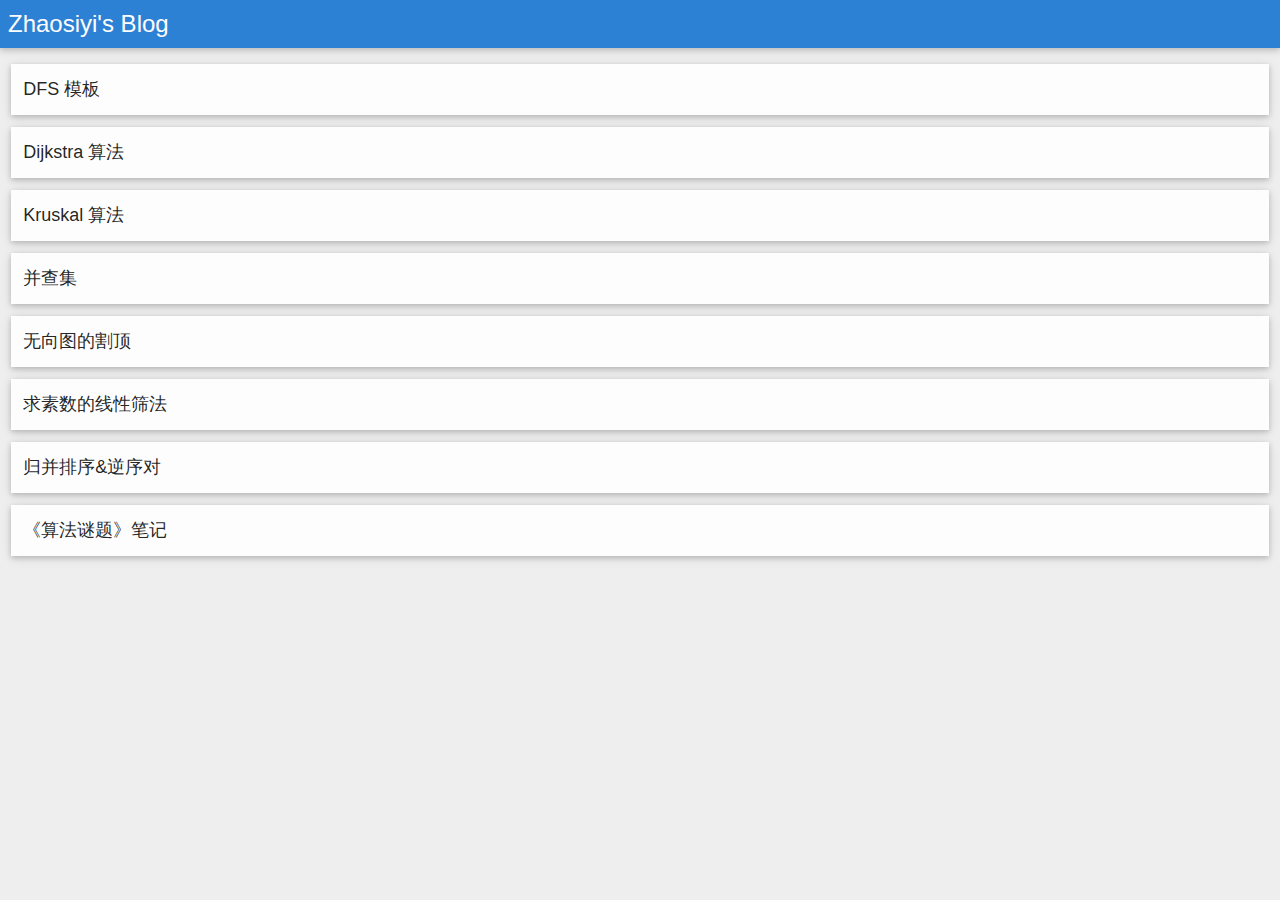
<file: index.html>
<!DOCTYPE html>
<html lang="zh-cmn-Hans">
<head>
    <meta charset="utf-8">
    <meta http-equiv="X-UA-Compatible" content="IE=edge,chrome=1">
    <meta name="viewport" content="initial-scale=1, maximum-scale=1, user-scalable=no, width=device-width, target-densitydpi=device-dpi">
    <meta http-equiv="Cache-Control" content="no-siteapp">
    <meta name="format-detection" content="telephone=no">
    <meta name="format-detection" content="email=no">
    <title>Blog</title>
    <link rel="stylesheet" href="./css/index.css" charset="utf-8">
    <link rel="stylesheet" href="./css/materialize.min.css" charset="utf-8">
    <script src="./js/jquery-3.0.0.min.js"></script>
    <script src="./js/index.js"></script>
</head>
<body>
<header class="blue darken-2 white-text z-depth-1">
    <span id="home">Zhaosiyi's Blog</span>
</header>
<div class="row">
<div id="article-list" class="col s12">
<a class="long-card" href="./archives/2016-10-22-DFS 模板/article.html">DFS 模板</a>
<a class="long-card" href="./archives/2016-10-22-Dijkstra 算法/article.html">Dijkstra 算法</a>
<a class="long-card" href="./archives/2016-10-23-Kruskal 算法/article.html">Kruskal 算法</a>
<a class="long-card" href="./archives/2016-10-23-并查集/article.html">并查集</a>
<a class="long-card" href="./archives/2016-10-23-无向图的割顶/article.html">无向图的割顶</a>
<a class="long-card" href="./archives/2016-10-23-求素数的线性筛法/article.html">求素数的线性筛法</a>
<a class="long-card" href="./archives/2016-10-24-归并排序&逆序对/article.html">归并排序&逆序对</a>
<a class="long-card" href="./archives/2016-10-30-《算法谜题》笔记/article.html">《算法谜题》笔记</a>

</div>
</div>
</body>
</html>
</file>
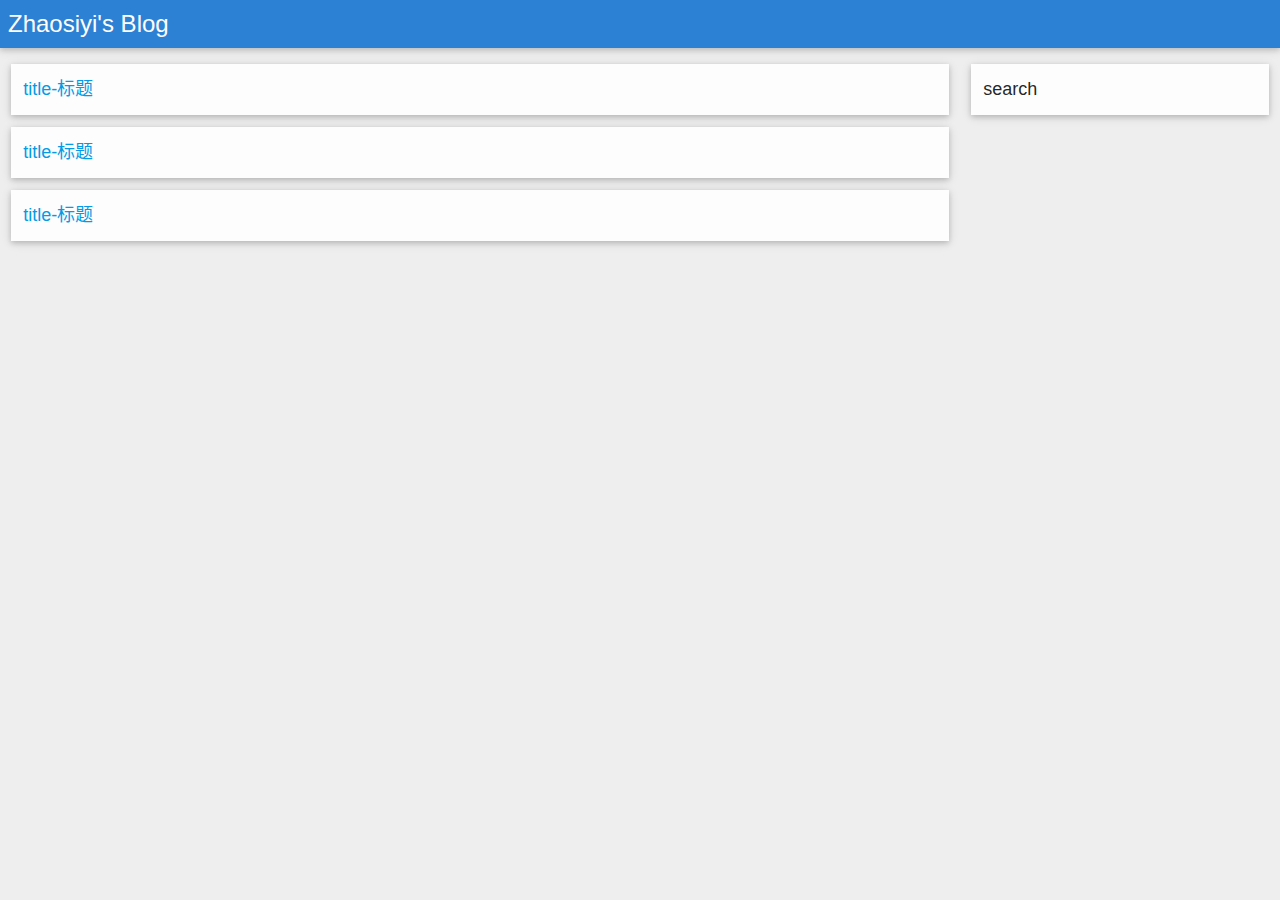
<file: test-index.html>
<!DOCTYPE html>
<html lang="zh-cn">
<head>
    <meta charset="UTF-8">
    <title>Blog</title>
    <link rel="stylesheet" href="./css/index.css" charset="UTF-8">
    <link rel="stylesheet" href="./css/materialize.min.css" charset="UTF-8">
    <script src="./js/jquery-3.0.0.min.js"></script>
    <script src="./js/index.js"></script>
</head>
<body>
<header class="blue darken-2 white-text z-depth-1">
    <span id="home">Zhaosiyi's Blog</span>
</header>
<div class="row">
<div class="col m9">
<div class="long-card">
    <span class="title"><a href="">title-标题</a></span>        
</div>
<div class="long-card">
    <span class="title"><a href="">title-标题</a></span>        
</div>
<div class="long-card">
    <span class="title"><a href="">title-标题</a></span>        
</div>
</div>
<div class="col m3">
    <div class="long-card">search</div>
</div>
</div>
</body>
</html>
</file>
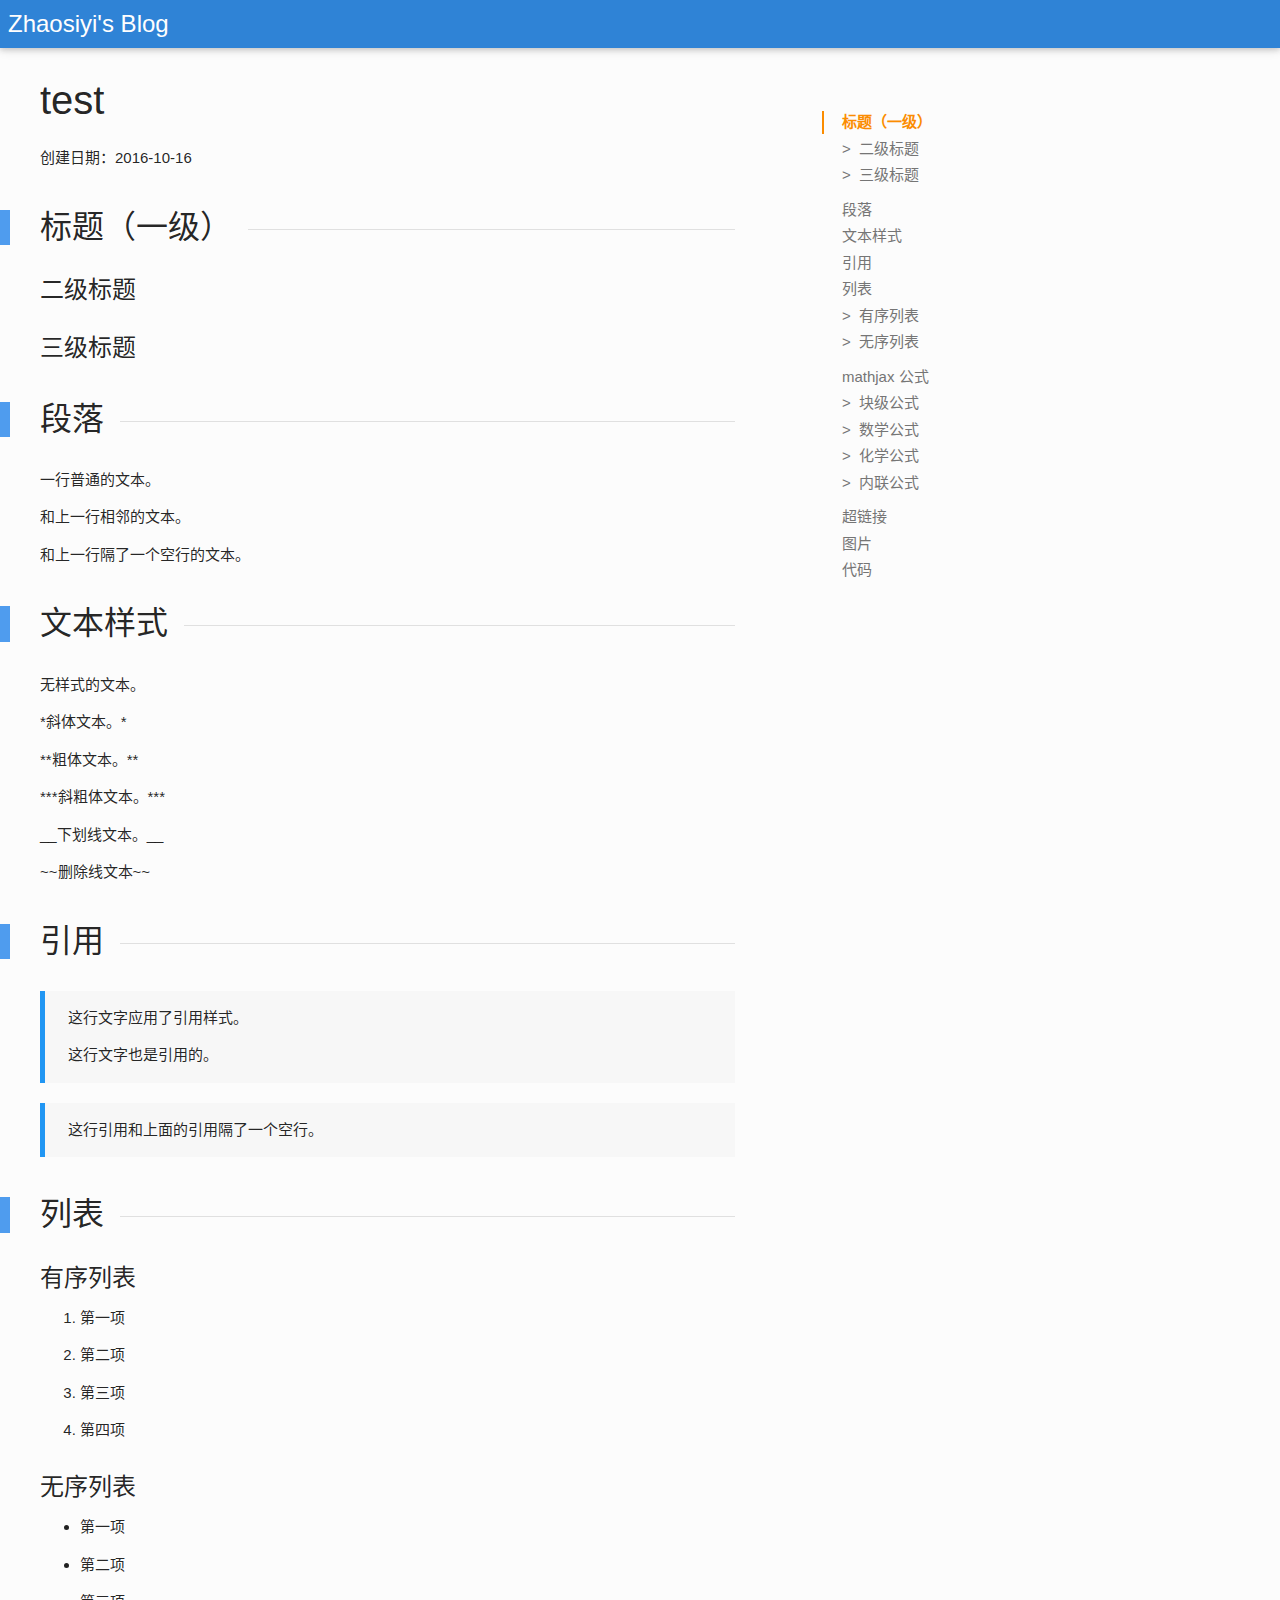
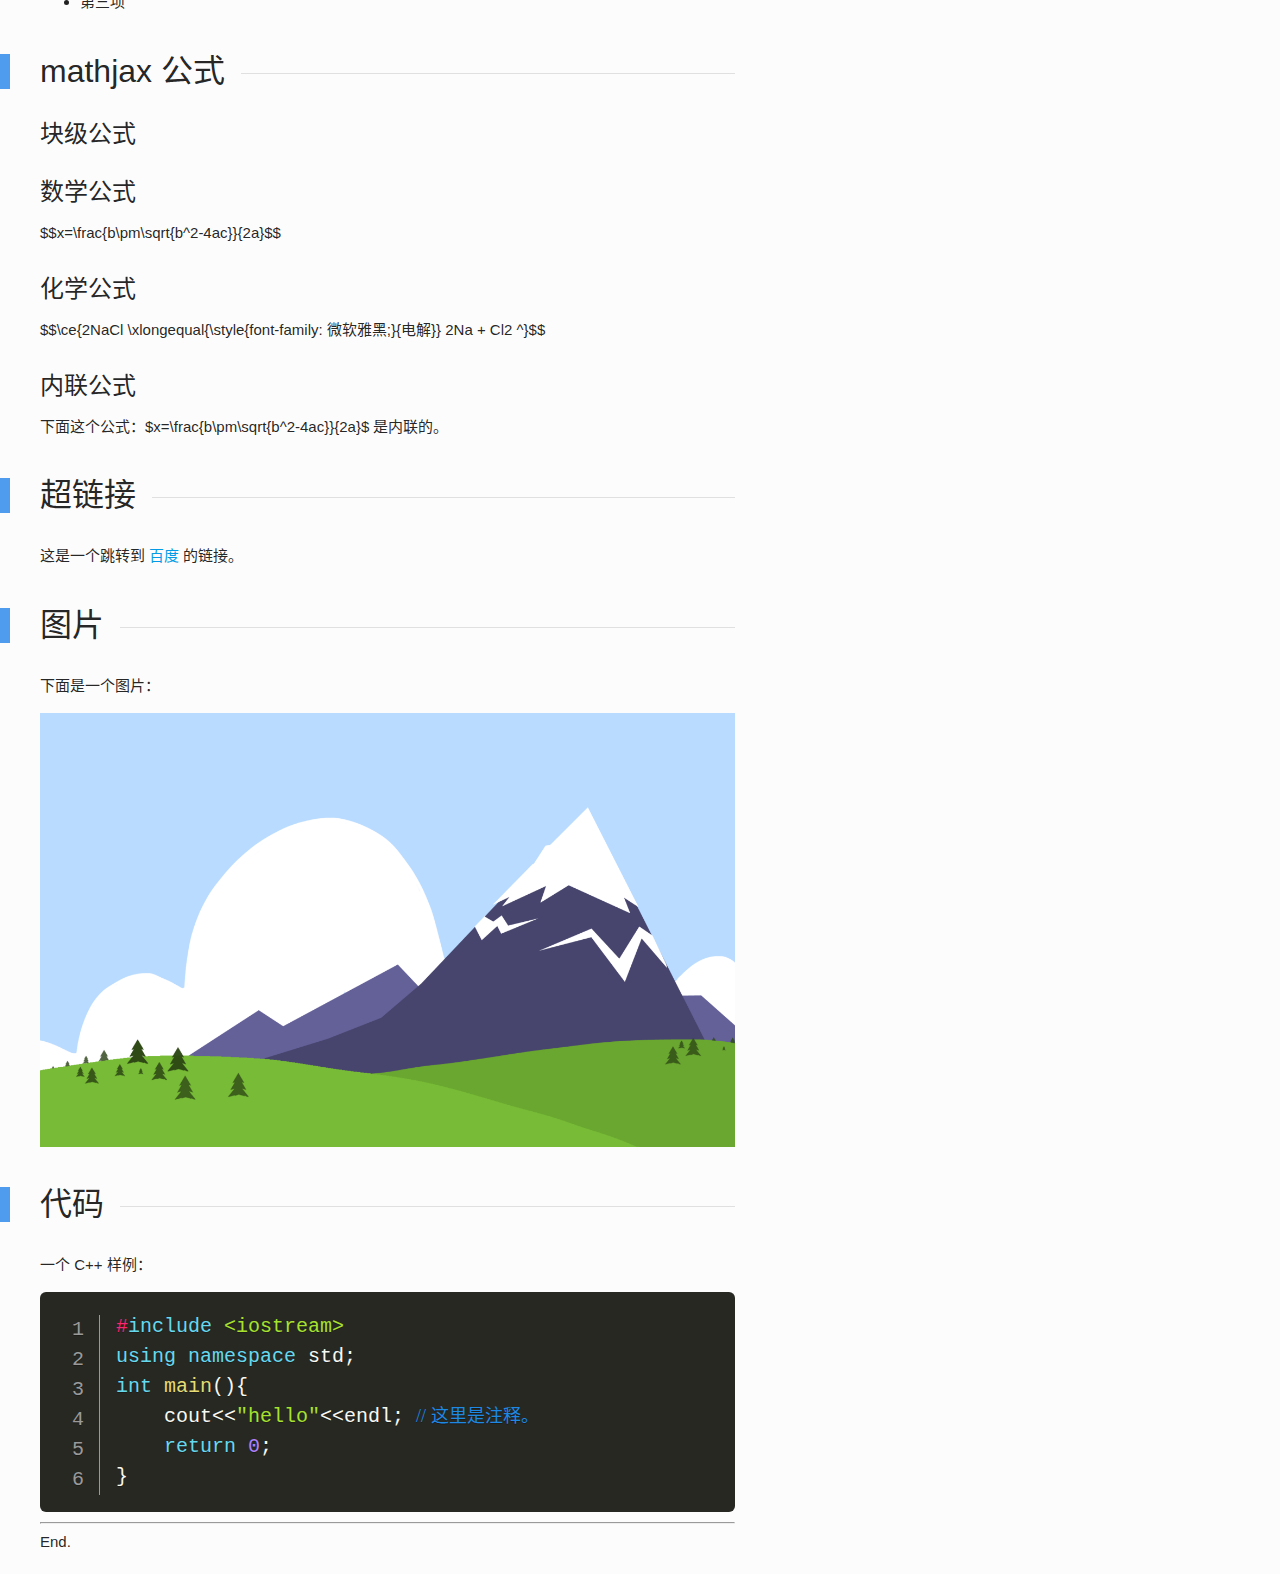
<file: archives/2016-10-16-test/article.html>
<!DOCTYPE html>
<html lang="zh-cn">
<head>
    <meta charset="UTF-8">
    <title>Blog</title>
    <link rel="stylesheet" href="../../css/materialize.min.css" charset="UTF-8">
    <link rel="stylesheet" href="../../css/prism.css" charset="UTF-8">
    <link rel="stylesheet" href="../../css/article.css" charset="UTF-8">
</head>
<body>
<header class="blue darken-2 white-text z-depth-1">
    <span id="home"><a class="white-text" href="../../test-index.html">Zhaosiyi's Blog</a></span>
</header>
<div id="main" class="row">
<div id="content" class="col m7 s12">
    <h1 id="main-title">test</h1>
    <div>
        <span>创建日期：2016-10-16</span>
    </div>
    <div class="heading-high scrollspy"><h2>标题（一级）</h1><div class="divider"></div></div>
<div class="heading-low scrollspy"><h3>二级标题</h2></div>
<div class="heading-low scrollspy"><h3>三级标题</h2></div>
<div class="heading-high scrollspy"><h2>段落</h1><div class="divider"></div></div>
<p>一行普通的文本。</p>
<p>和上一行相邻的文本。</p>
<p>和上一行隔了一个空行的文本。</p>
<div class="heading-high scrollspy"><h2>文本样式</h1><div class="divider"></div></div>
<p>无样式的文本。</p>
<p>*斜体文本。*</p>
<p>**粗体文本。**</p>
<p>***斜粗体文本。***</p>
<p>__下划线文本。__</p>
<p>~~删除线文本~~</p>
<div class="heading-high scrollspy"><h2>引用</h1><div class="divider"></div></div>
<blockquote>
<p>这行文字应用了引用样式。</p>
<p>这行文字也是引用的。</p>
</blockquote>
<blockquote>
<p>这行引用和上面的引用隔了一个空行。</p>
</blockquote>
<div class="heading-high scrollspy"><h2>列表</h1><div class="divider"></div></div>
<div class="heading-low scrollspy"><h3>有序列表</h2></div>
<ol>
<li><p>第一项</p></li>
<li><p>第二项</p></li>
<li><p>第三项</p></li>
<li><p>第四项</p></li>
</ol>
<div class="heading-low scrollspy"><h3>无序列表</h2></div>
<ul>
<li><p>第一项</p></li>
<li><p>第二项</p></li>
<li><p>第三项</p></li>
</ul>
<div class="heading-high scrollspy"><h2>mathjax 公式</h1><div class="divider"></div></div>
<div class="heading-low scrollspy"><h3>块级公式</h2></div>
<div class="heading-low scrollspy"><h3>数学公式</h2></div>
<div class="mathjax">$$x=\frac{b\pm\sqrt{b^2-4ac}}{2a}$$</div>
<div class="heading-low scrollspy"><h3>化学公式</h2></div>
<div class="mathjax">$$\ce{2NaCl \xlongequal{\style{font-family: 微软雅黑;}{电解}} 2Na + Cl2 ^}$$</div>
<div class="heading-low scrollspy"><h3>内联公式</h2></div>
<p>下面这个公式：$x=\frac{b\pm\sqrt{b^2-4ac}}{2a}$ 是内联的。</p>
<div class="heading-high scrollspy"><h2>超链接</h1><div class="divider"></div></div>
这是一个跳转到 <a href="https://www.baidu.com">百度</a> 的链接。
<div class="heading-high scrollspy"><h2>图片</h1><div class="divider"></div></div>
<p>下面是一个图片：</p>
<div class="img-box"><img src="./img/background.png"></div>
<div class="heading-high scrollspy"><h2>代码</h1><div class="divider"></div></div>
<p>一个 C++ 样例：</p>
<pre class="line-numbers"><code class="language-cpp">#include &lt;iostream&gt;
using namespace std;
int main(){
    cout&lt;&lt;"hello"&lt;&lt;endl; // 这里是注释。
    return 0;
}
</code></pre>

    <hr>
    <span>End.</span>
</div>
<div id="directory" class="col m5 hide-on-small-only"></div>
</div>
<script src="../../js/jquery-3.0.0.min.js"></script>
<script src="../../js/materialize.min.js"></script>
<script src="../../js/prism.js"></script>
<script src="../../js/article.js"></script>
<script type="text/x-mathjax-config">
MathJax.Hub.Config({
    TeX: { extensions: ["extpfeil.js","mhchem.js"] },
    jax: ["input/TeX", "output/SVG"],
    tex2jax: {
        inlineMath: [ ['$','$'] ],
        displayMath: [ ['$$','$$'] ]
    }
});
</script>
<script type="text/javascript" async src="https://cdn.mathjax.org/mathjax/latest/MathJax.js?config=TeX-AMS_HTML"></script>
</body>
</html>
</file>
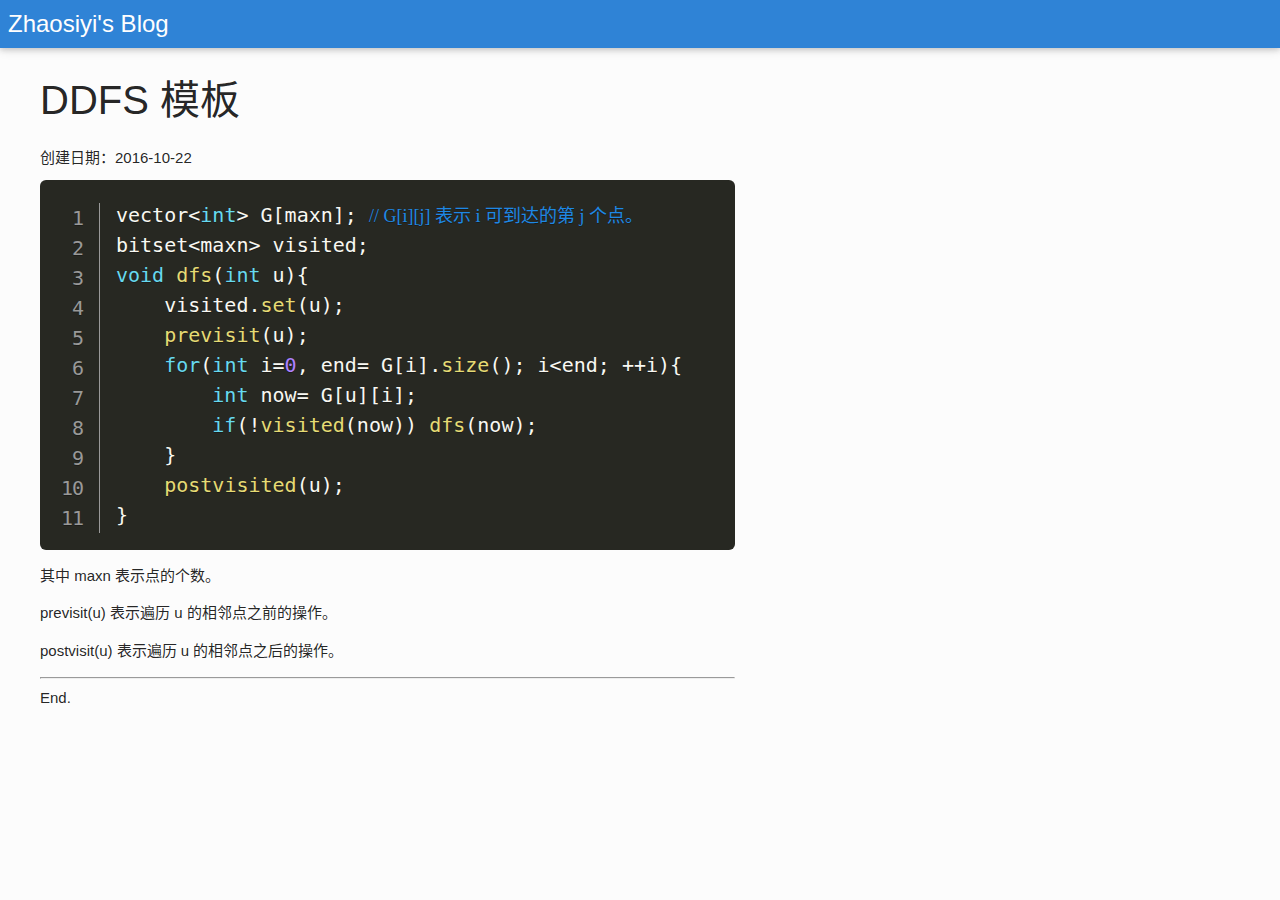
<file: archives/2016-10-22-DDFS 模板/article.html>
<!DOCTYPE html>
<html lang="zh-cn">
<head>
    <meta charset="UTF-8">
    <title>Blog</title>
    <link rel="stylesheet" href="../../css/materialize.min.css" charset="UTF-8">
    <link rel="stylesheet" href="../../css/prism.css" charset="UTF-8">
    <link rel="stylesheet" href="../../css/article.css" charset="UTF-8">
</head>
<body>
<header class="blue darken-2 white-text z-depth-1">
    <span id="home"><a class="white-text" href="../../index.html">Zhaosiyi's Blog</a></span>
</header>
<div id="main" class="row">
<div id="content" class="col m7 s12">
    <h1 id="main-title">DDFS 模板</h1>
    <div>
        <span>创建日期：2016-10-22</span>
    </div>
    
<pre class="line-numbers"><code class="language-cpp">vector&lt;int&gt; G[maxn]; // G[i][j] 表示 i 可到达的第 j 个点。
bitset&lt;maxn&gt; visited;
void dfs(int u){
    visited.set(u);
    previsit(u);
    for(int i=0, end= G[i].size(); i&lt;end; ++i){
        int now= G[u][i];
        if(!visited(now)) dfs(now);
    }
    postvisited(u);
}
</code></pre>
<p>其中 maxn 表示点的个数。</p>
<p>previsit(u) 表示遍历 u 的相邻点之前的操作。</p>
<p>postvisit(u) 表示遍历 u 的相邻点之后的操作。</p>

    <hr>
    <span>End.</span>
</div>
<div id="directory" class="col m5 hide-on-small-only"></div>
</div>
<script src="../../js/jquery-3.0.0.min.js"></script>
<script src="../../js/materialize.min.js"></script>
<script src="../../js/prism.js"></script>
<script src="../../js/article.js"></script>

</body>
</html>
</file>
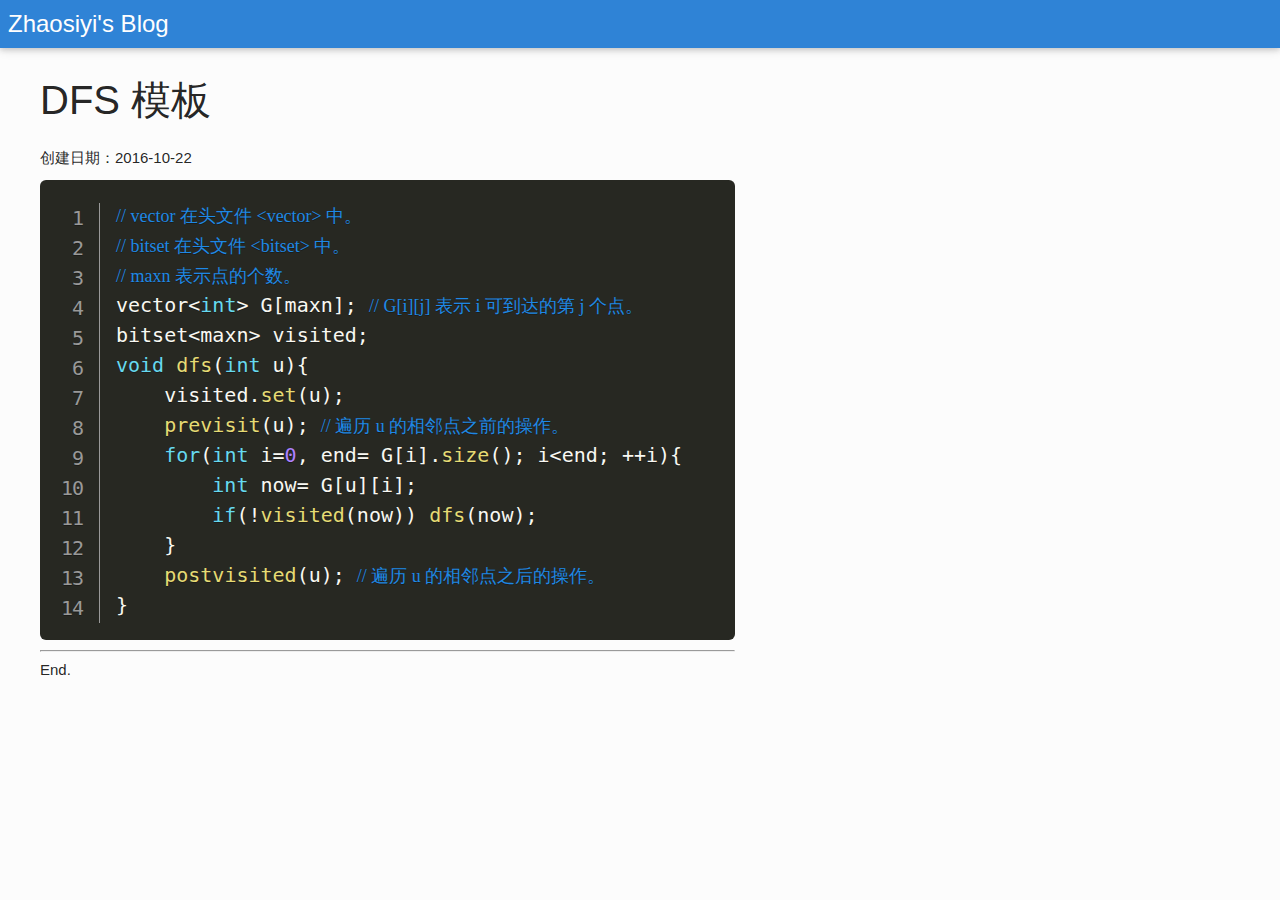
<file: archives/2016-10-22-DFS 模板/article.html>
<!DOCTYPE html>
<html lang="zh-cmn-Hans">
<head>
    <meta charset="utf-8">
    <meta http-equiv="X-UA-Compatible" content="IE=edge,chrome=1">
    <meta name="viewport" content="initial-scale=1, maximum-scale=1, user-scalable=no, width=device-width">
    <meta http-equiv="Cache-Control" content="no-siteapp">
    <meta name="format-detection" content="telephone=no">
    <meta name="format-detection" content="email=no">
    <title>Blog</title>
    <link rel="stylesheet" href="../../css/materialize.min.css" charset="utf-8">
    <link rel="stylesheet" href="../../css/prism.css" charset="utf-8">
    <link rel="stylesheet" href="../../css/article.css" charset="utf-8">
</head>
<body>
<header class="blue darken-2 white-text z-depth-1">
    <a id="home" class="white-text" href="../../index.html">Zhaosiyi's Blog</a>
</header>
<div id="main" class="row">
<div id="content" class="col m7 s12">
    <h1 id="main-title">DFS 模板</h1>
    <div>
        <span>创建日期：2016-10-22</span>
    </div>
    <pre class="line-numbers"><code class="language-cpp">// vector 在头文件 &lt;vector&gt; 中。
// bitset 在头文件 &lt;bitset&gt; 中。
// maxn 表示点的个数。
vector&lt;int&gt; G[maxn]; // G[i][j] 表示 i 可到达的第 j 个点。
bitset&lt;maxn&gt; visited;
void dfs(int u){
    visited.set(u);
    previsit(u); // 遍历 u 的相邻点之前的操作。
    for(int i=0, end= G[i].size(); i&lt;end; ++i){
        int now= G[u][i];
        if(!visited(now)) dfs(now);
    }
    postvisited(u); // 遍历 u 的相邻点之后的操作。
}
</code></pre>

    <hr>
    <span>End.</span>
</div>
<div id="directory" class="col m5 hide-on-small-only"></div>
</div>
<script src="../../js/jquery-3.0.0.min.js"></script>
<script src="../../js/materialize.min.js"></script>
<script src="../../js/prism.js"></script>
<script src="../../js/article.js"></script>

</body>
</html>
</file>
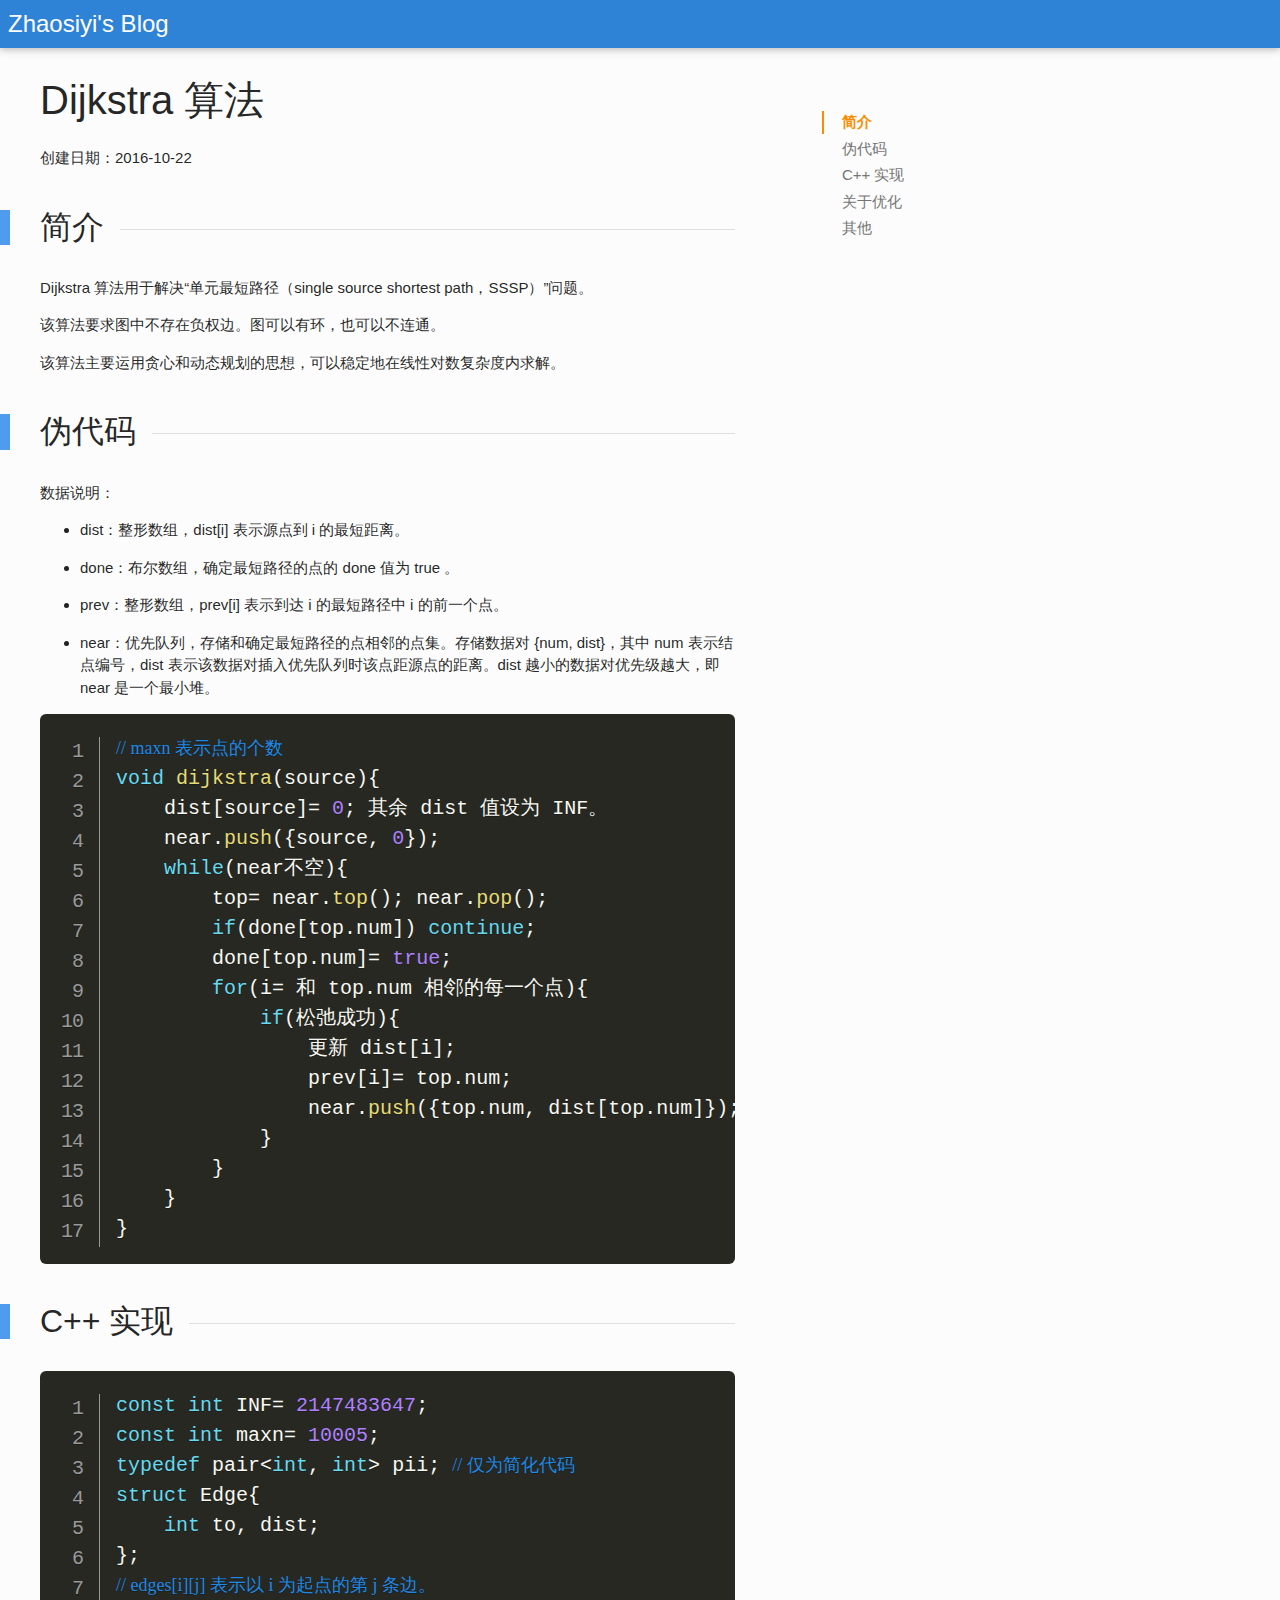
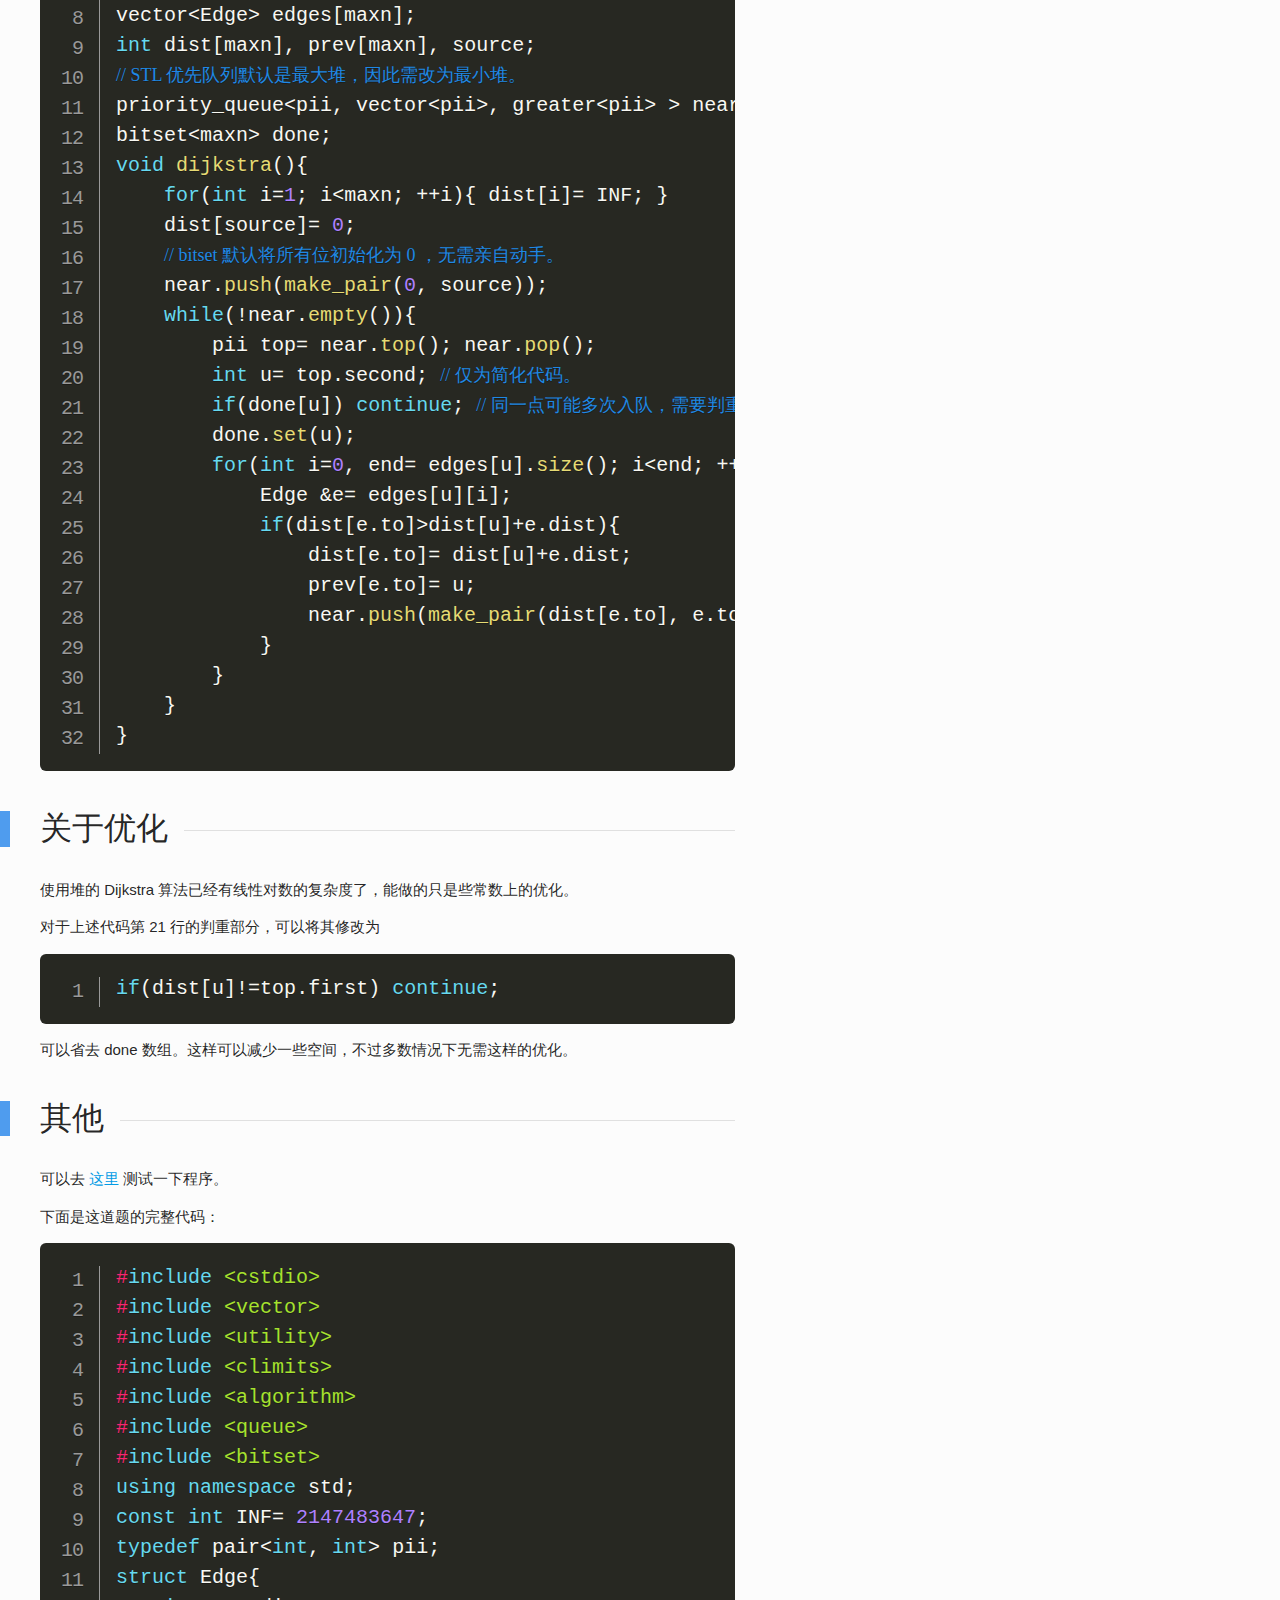
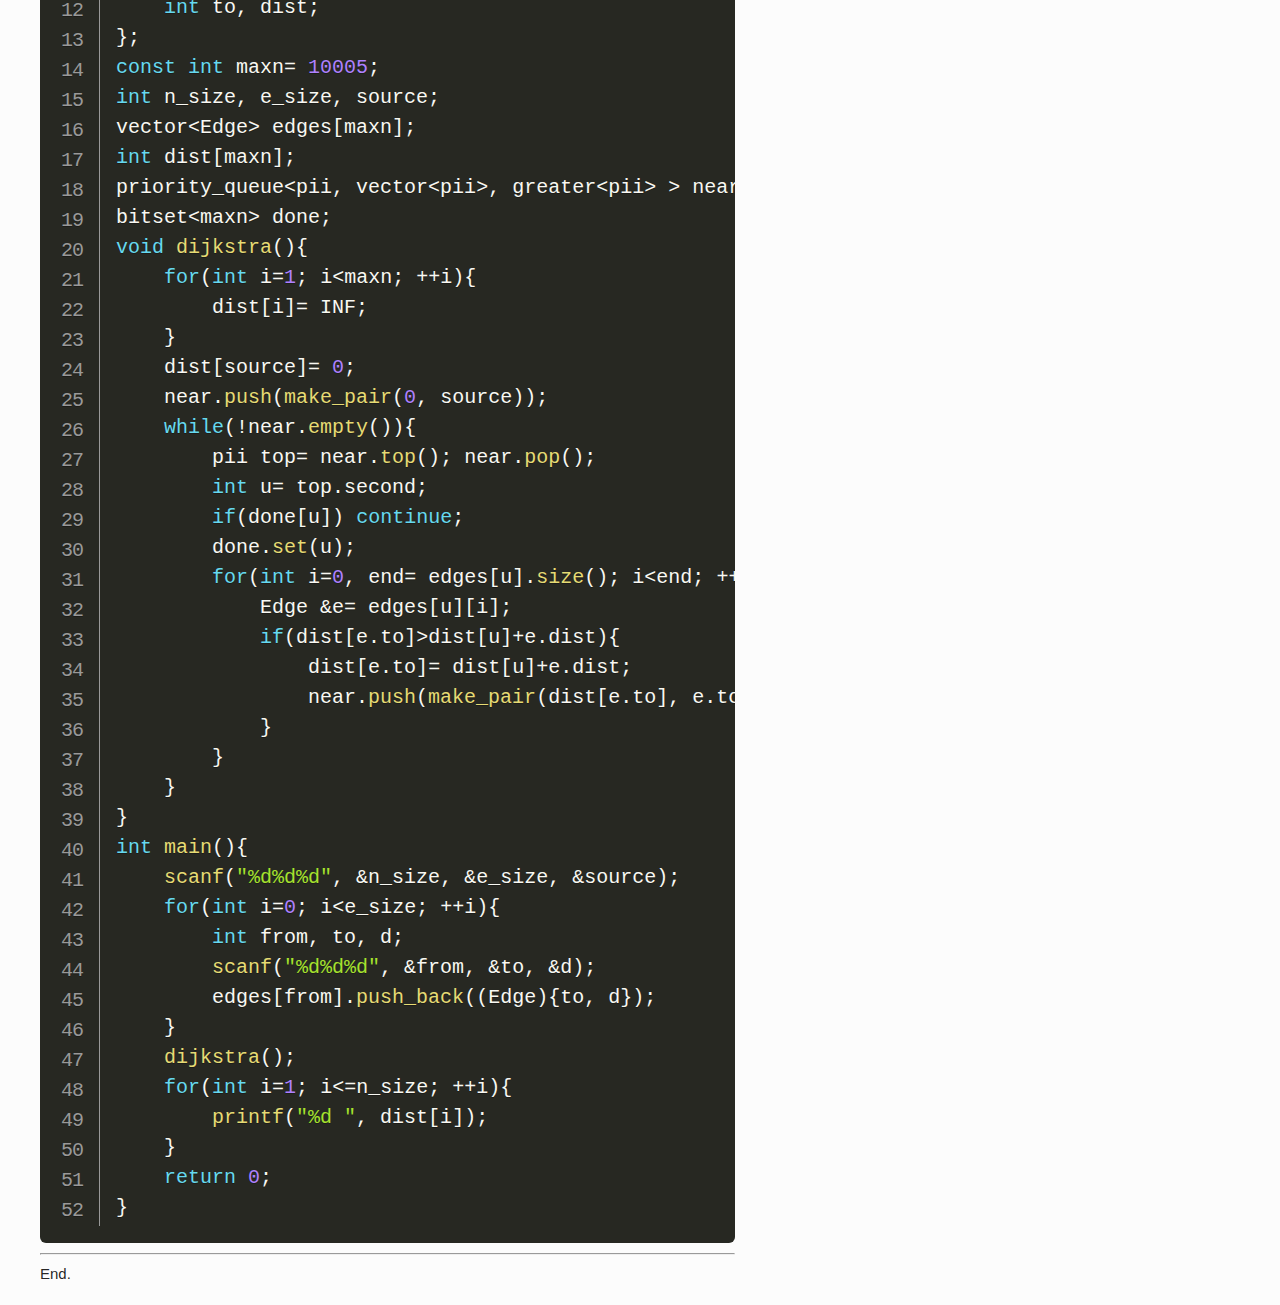
<file: archives/2016-10-22-Dijkstra 算法/article.html>
<!DOCTYPE html>
<html lang="zh-cmn-Hans">
<head>
    <meta charset="utf-8">
    <meta http-equiv="X-UA-Compatible" content="IE=edge,chrome=1">
    <meta name="viewport" content="initial-scale=1, maximum-scale=1, user-scalable=no, width=device-width">
    <meta http-equiv="Cache-Control" content="no-siteapp">
    <meta name="format-detection" content="telephone=no">
    <meta name="format-detection" content="email=no">
    <title>Blog</title>
    <link rel="stylesheet" href="../../css/materialize.min.css" charset="utf-8">
    <link rel="stylesheet" href="../../css/prism.css" charset="utf-8">
    <link rel="stylesheet" href="../../css/article.css" charset="utf-8">
</head>
<body>
<header class="blue darken-2 white-text z-depth-1">
    <a id="home" class="white-text" href="../../index.html">Zhaosiyi's Blog</a>
</header>
<div id="main" class="row">
<div id="content" class="col m7 s12">
    <h1 id="main-title">Dijkstra 算法</h1>
    <div>
        <span>创建日期：2016-10-22</span>
    </div>
    <div class="heading-high scrollspy"><h2>简介</h1><div class="divider"></div></div>
<p>Dijkstra 算法用于解决“单元最短路径（single source shortest path，SSSP）”问题。</p>
<p>该算法要求图中不存在负权边。图可以有环，也可以不连通。</p>
<p>该算法主要运用贪心和动态规划的思想，可以稳定地在线性对数复杂度内求解。</p>
<div class="heading-high scrollspy"><h2>伪代码</h1><div class="divider"></div></div>
<p>数据说明：</p>
<ul>
<li><p>dist：整形数组，dist[i] 表示源点到 i 的最短距离。</p></li>
<li><p>done：布尔数组，确定最短路径的点的 done 值为 true 。</p></li>
<li><p>prev：整形数组，prev[i] 表示到达 i 的最短路径中 i 的前一个点。</p></li>
<li><p>near：优先队列，存储和确定最短路径的点相邻的点集。存储数据对 {num, dist}，其中 num 表示结点编号，dist 表示该数据对插入优先队列时该点距源点的距离。dist 越小的数据对优先级越大，即 near 是一个最小堆。</p></li>
</ul>
<pre class="line-numbers"><code class="language-cpp">// maxn 表示点的个数
void dijkstra(source){
    dist[source]= 0; 其余 dist 值设为 INF。 
    near.push({source, 0});
    while(near不空){
        top= near.top(); near.pop();
        if(done[top.num]) continue;
        done[top.num]= true;
        for(i= 和 top.num 相邻的每一个点){
            if(松弛成功){
                更新 dist[i];
                prev[i]= top.num;
                near.push({top.num, dist[top.num]});
            }
        }
    }
}
</code></pre>
<div class="heading-high scrollspy"><h2>C++ 实现</h1><div class="divider"></div></div>
<pre class="line-numbers"><code class="language-cpp">const int INF= 2147483647;
const int maxn= 10005;
typedef pair&lt;int, int&gt; pii; // 仅为简化代码
struct Edge{
    int to, dist;
};
// edges[i][j] 表示以 i 为起点的第 j 条边。
vector&lt;Edge&gt; edges[maxn]; 
int dist[maxn], prev[maxn], source;
// STL 优先队列默认是最大堆，因此需改为最小堆。
priority_queue&lt;pii, vector&lt;pii&gt;, greater&lt;pii&gt; &gt; near; 
bitset&lt;maxn&gt; done;
void dijkstra(){
    for(int i=1; i&lt;maxn; ++i){ dist[i]= INF; }
    dist[source]= 0;
    // bitset 默认将所有位初始化为 0 ，无需亲自动手。
    near.push(make_pair(0, source));
    while(!near.empty()){
        pii top= near.top(); near.pop();
        int u= top.second; // 仅为简化代码。
        if(done[u]) continue; // 同一点可能多次入队，需要判重。
        done.set(u);
        for(int i=0, end= edges[u].size(); i&lt;end; ++i){
            Edge &amp;e= edges[u][i];
            if(dist[e.to]&gt;dist[u]+e.dist){
                dist[e.to]= dist[u]+e.dist;
                prev[e.to]= u;
                near.push(make_pair(dist[e.to], e.to));
            }
        }
    }
}
</code></pre>
<div class="heading-high scrollspy"><h2>关于优化</h1><div class="divider"></div></div>
<p>使用堆的 Dijkstra 算法已经有线性对数的复杂度了，能做的只是些常数上的优化。</p>
<p>对于上述代码第 21 行的判重部分，可以将其修改为</p>
<pre class="line-numbers"><code class="language-cpp">if(dist[u]!=top.first) continue;
</code></pre>
<p>可以省去 done 数组。这样可以减少一些空间，不过多数情况下无需这样的优化。</p>
<div class="heading-high scrollspy"><h2>其他</h1><div class="divider"></div></div>
可以去<a href="https://www.luogu.org/problem/show?pid=3371">这里</a>测试一下程序。
<p>下面是这道题的完整代码：</p>
<pre class="line-numbers"><code class="language-cpp">#include &lt;cstdio&gt;
#include &lt;vector&gt;
#include &lt;utility&gt;
#include &lt;climits&gt;
#include &lt;algorithm&gt;
#include &lt;queue&gt;
#include &lt;bitset&gt;
using namespace std;
const int INF= 2147483647;
typedef pair&lt;int, int&gt; pii;
struct Edge{
    int to, dist;
};
const int maxn= 10005;
int n_size, e_size, source;
vector&lt;Edge&gt; edges[maxn];
int dist[maxn];
priority_queue&lt;pii, vector&lt;pii&gt;, greater&lt;pii&gt; &gt; near;
bitset&lt;maxn&gt; done;
void dijkstra(){
    for(int i=1; i&lt;maxn; ++i){
        dist[i]= INF;
    }
    dist[source]= 0;
    near.push(make_pair(0, source));
    while(!near.empty()){
        pii top= near.top(); near.pop();
        int u= top.second;
        if(done[u]) continue;
        done.set(u);
        for(int i=0, end= edges[u].size(); i&lt;end; ++i){
            Edge &amp;e= edges[u][i];
            if(dist[e.to]&gt;dist[u]+e.dist){
                dist[e.to]= dist[u]+e.dist;
                near.push(make_pair(dist[e.to], e.to));
            }
        }
    }
}
int main(){
    scanf("%d%d%d", &amp;n_size, &amp;e_size, &amp;source);
    for(int i=0; i&lt;e_size; ++i){
        int from, to, d;
        scanf("%d%d%d", &amp;from, &amp;to, &amp;d);
        edges[from].push_back((Edge){to, d});
    }
    dijkstra();
    for(int i=1; i&lt;=n_size; ++i){
        printf("%d ", dist[i]);
    }
    return 0;
}
</code></pre>

    <hr>
    <span>End.</span>
</div>
<div id="directory" class="col m5 hide-on-small-only"></div>
</div>
<script src="../../js/jquery-3.0.0.min.js"></script>
<script src="../../js/materialize.min.js"></script>
<script src="../../js/prism.js"></script>
<script src="../../js/article.js"></script>

</body>
</html>
</file>
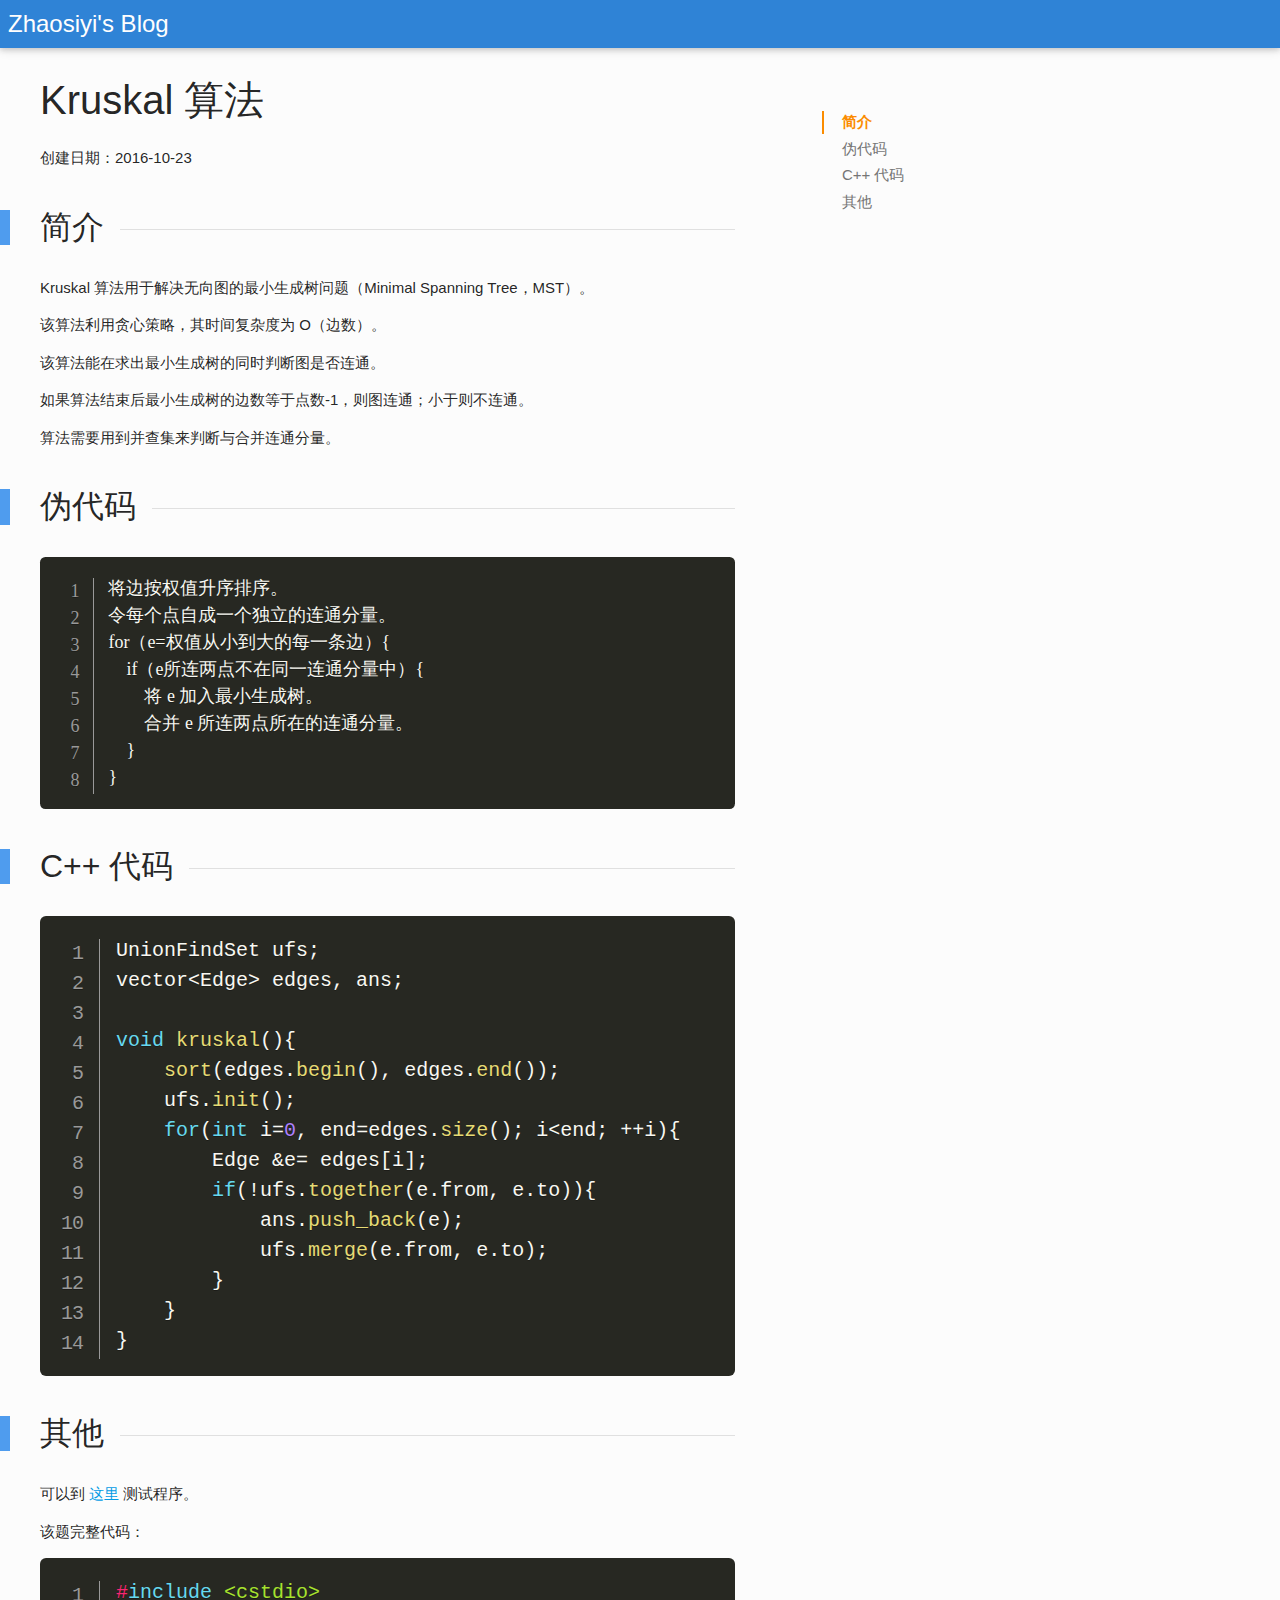
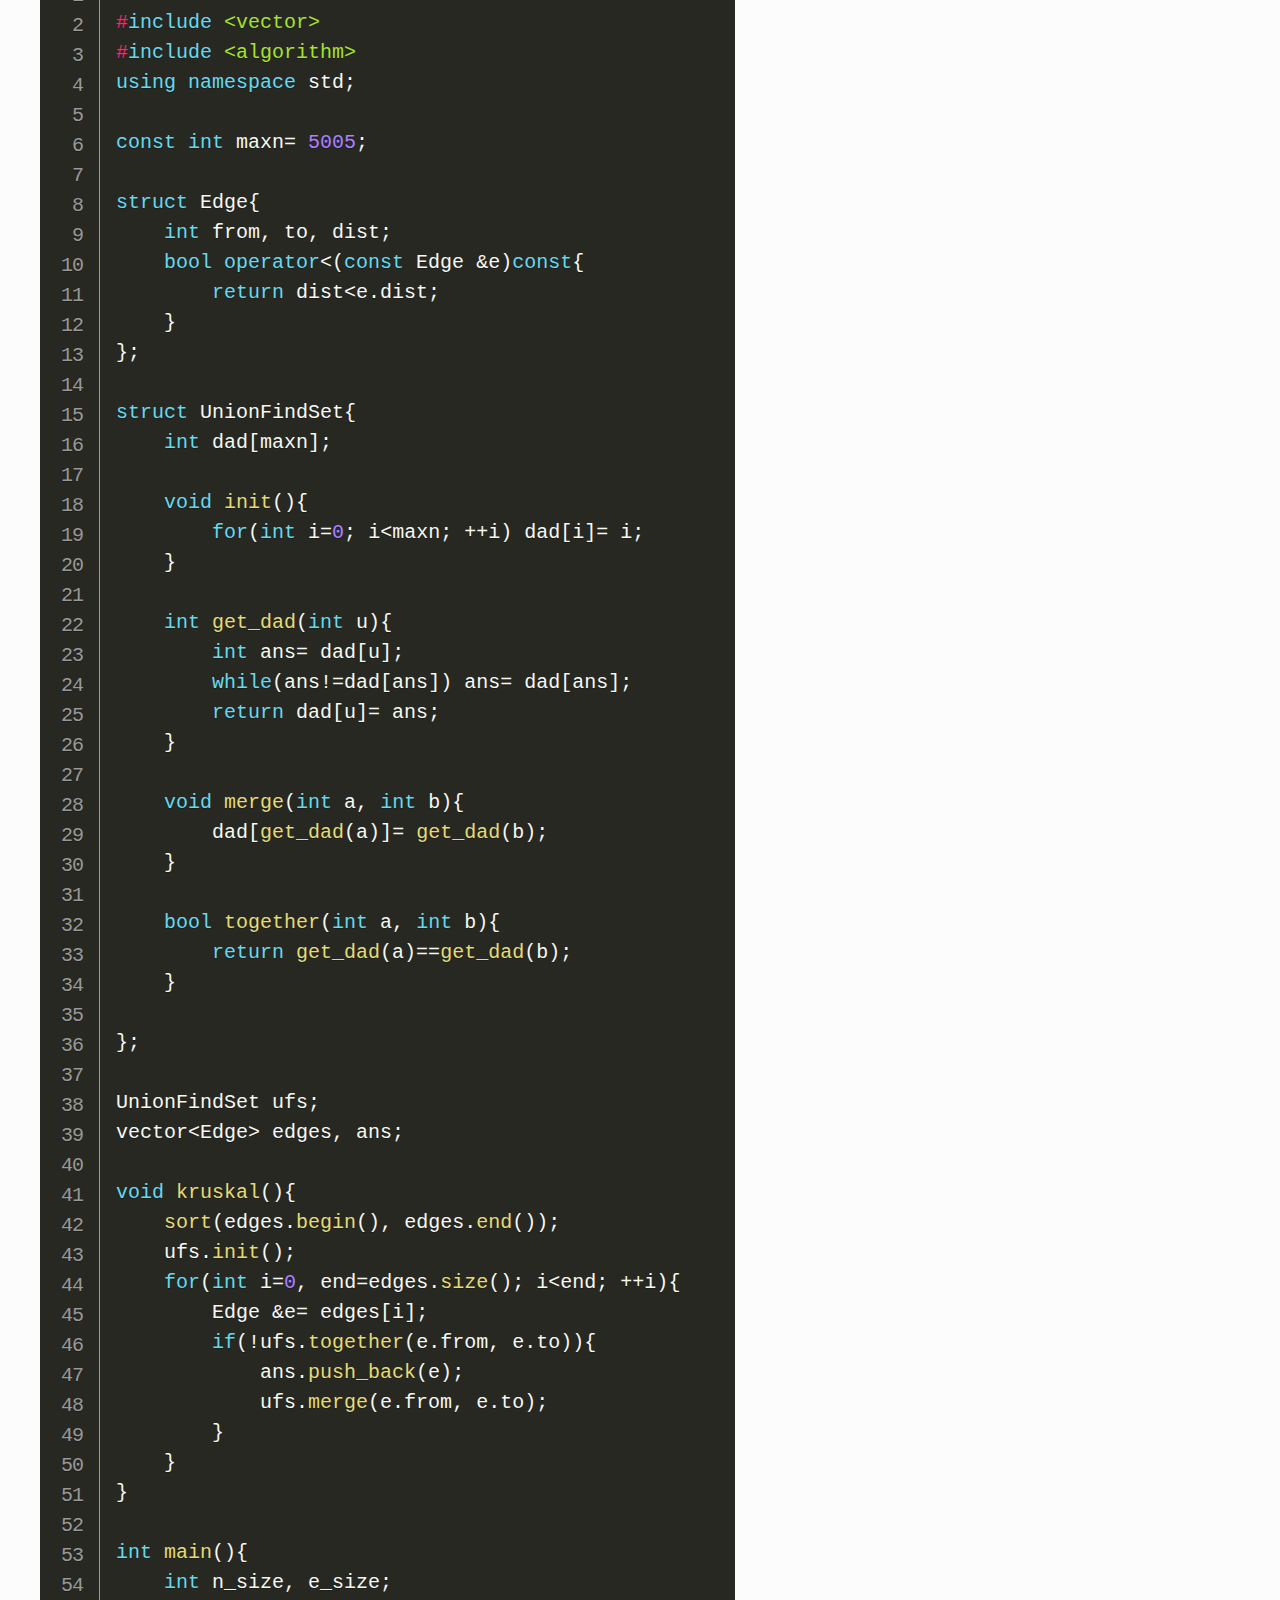
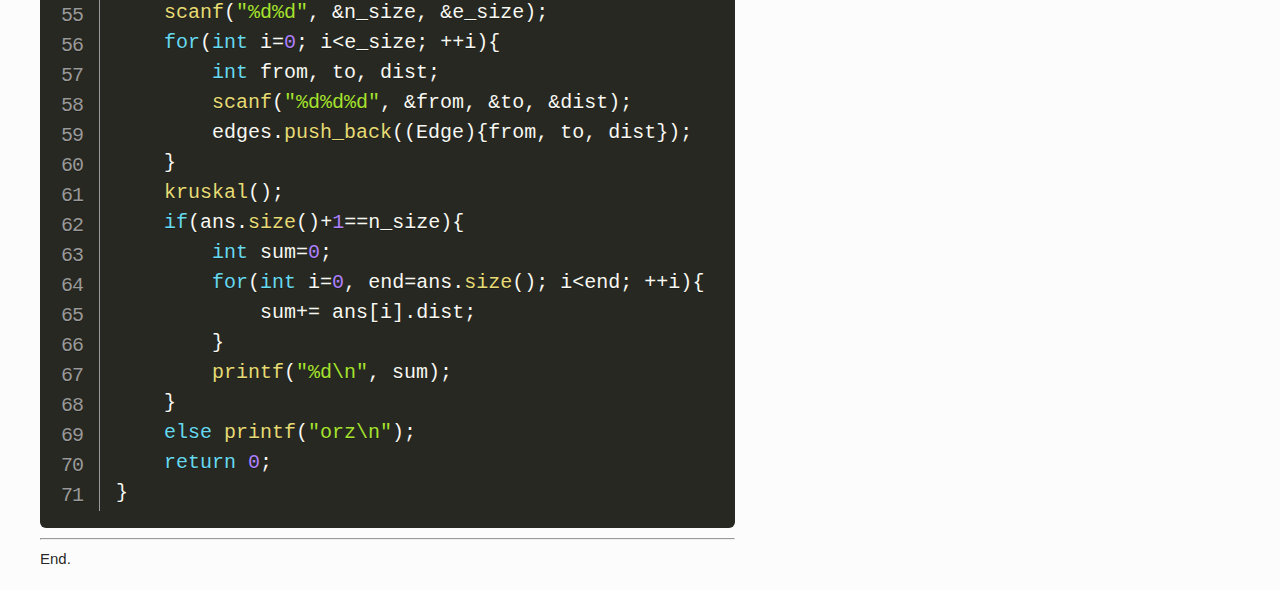
<file: archives/2016-10-23-Kruskal 算法/article.html>
<!DOCTYPE html>
<html lang="zh-cmn-Hans">
<head>
    <meta charset="utf-8">
    <meta http-equiv="X-UA-Compatible" content="IE=edge,chrome=1">
    <meta name="viewport" content="initial-scale=1, maximum-scale=1, user-scalable=no, width=device-width">
    <meta http-equiv="Cache-Control" content="no-siteapp">
    <meta name="format-detection" content="telephone=no">
    <meta name="format-detection" content="email=no">
    <title>Blog</title>
    <link rel="stylesheet" href="../../css/materialize.min.css" charset="utf-8">
    <link rel="stylesheet" href="../../css/prism.css" charset="utf-8">
    <link rel="stylesheet" href="../../css/article.css" charset="utf-8">
</head>
<body>
<header class="blue darken-2 white-text z-depth-1">
    <a id="home" class="white-text" href="../../index.html">Zhaosiyi's Blog</a>
</header>
<div id="main" class="row">
<div id="content" class="col m7 s12">
    <h1 id="main-title">Kruskal 算法</h1>
    <div>
        <span>创建日期：2016-10-23</span>
    </div>
    <div class="heading-high scrollspy"><h2>简介</h1><div class="divider"></div></div>
<p>Kruskal 算法用于解决无向图的最小生成树问题（Minimal Spanning Tree，MST）。</p>
<p>该算法利用贪心策略，其时间复杂度为 O（边数）。</p>
<p>该算法能在求出最小生成树的同时判断图是否连通。</p>
<p>如果算法结束后最小生成树的边数等于点数-1，则图连通；小于则不连通。</p>
<p>算法需要用到并查集来判断与合并连通分量。</p>
<div class="heading-high scrollspy"><h2>伪代码</h1><div class="divider"></div></div>
<pre class="line-numbers"><code class="language-text">将边按权值升序排序。
令每个点自成一个独立的连通分量。
for（e=权值从小到大的每一条边）{
    if（e所连两点不在同一连通分量中）{
        将 e 加入最小生成树。
        合并 e 所连两点所在的连通分量。
    }
}
</code></pre>
<div class="heading-high scrollspy"><h2>C++ 代码</h1><div class="divider"></div></div>
<pre class="line-numbers"><code class="language-cpp">UnionFindSet ufs;
vector&lt;Edge&gt; edges, ans;
  
void kruskal(){
    sort(edges.begin(), edges.end());
    ufs.init();
    for(int i=0, end=edges.size(); i&lt;end; ++i){
        Edge &amp;e= edges[i];
        if(!ufs.together(e.from, e.to)){
            ans.push_back(e);
            ufs.merge(e.from, e.to);
        }
    }
}
</code></pre>
<div class="heading-high scrollspy"><h2>其他</h1><div class="divider"></div></div>
可以到<a href="https://www.luogu.org/problem/show?pid=3366">这里</a>测试程序。
<p>该题完整代码：</p>
<pre class="line-numbers"><code class="language-cpp">#include &lt;cstdio&gt;
#include &lt;vector&gt;
#include &lt;algorithm&gt;
using namespace std;
  
const int maxn= 5005;
  
struct Edge{
    int from, to, dist;
    bool operator&lt;(const Edge &amp;e)const{
        return dist&lt;e.dist;
    }
};
  
struct UnionFindSet{
    int dad[maxn];
  
    void init(){
        for(int i=0; i&lt;maxn; ++i) dad[i]= i;
    }
  
    int get_dad(int u){
        int ans= dad[u];
        while(ans!=dad[ans]) ans= dad[ans];
        return dad[u]= ans;
    }
   
    void merge(int a, int b){
        dad[get_dad(a)]= get_dad(b);
    }
  
    bool together(int a, int b){
        return get_dad(a)==get_dad(b);
    }
  
};
  
UnionFindSet ufs;
vector&lt;Edge&gt; edges, ans;
  
void kruskal(){
    sort(edges.begin(), edges.end());
    ufs.init();
    for(int i=0, end=edges.size(); i&lt;end; ++i){
        Edge &amp;e= edges[i];
        if(!ufs.together(e.from, e.to)){
            ans.push_back(e);
            ufs.merge(e.from, e.to);
        }
    }
}
  
int main(){
    int n_size, e_size;
    scanf("%d%d", &amp;n_size, &amp;e_size);
    for(int i=0; i&lt;e_size; ++i){
        int from, to, dist;
        scanf("%d%d%d", &amp;from, &amp;to, &amp;dist);
        edges.push_back((Edge){from, to, dist});
    }
    kruskal();
    if(ans.size()+1==n_size){
        int sum=0;
        for(int i=0, end=ans.size(); i&lt;end; ++i){
            sum+= ans[i].dist;
        }
        printf("%d\n", sum);
    }
    else printf("orz\n");
    return 0;
}
</code></pre>

    <hr>
    <span>End.</span>
</div>
<div id="directory" class="col m5 hide-on-small-only"></div>
</div>
<script src="../../js/jquery-3.0.0.min.js"></script>
<script src="../../js/materialize.min.js"></script>
<script src="../../js/prism.js"></script>
<script src="../../js/article.js"></script>

</body>
</html>
</file>
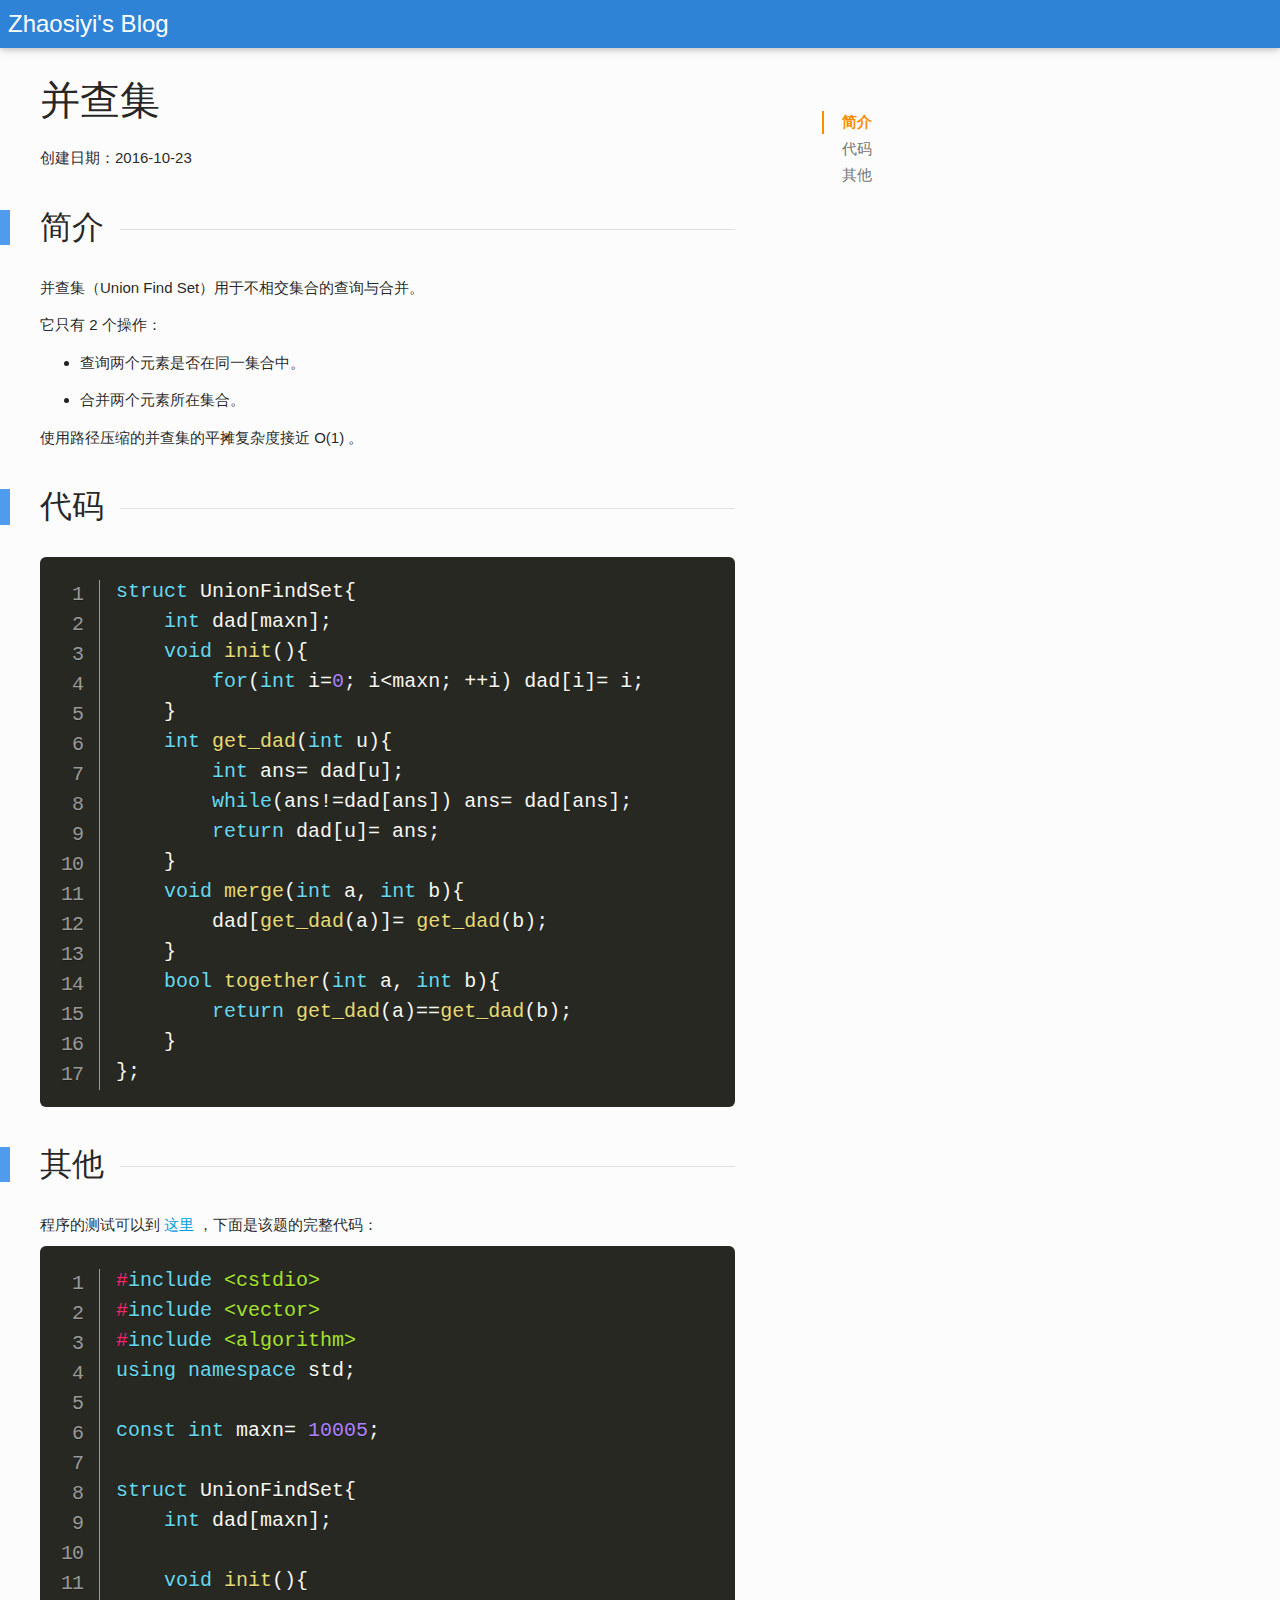
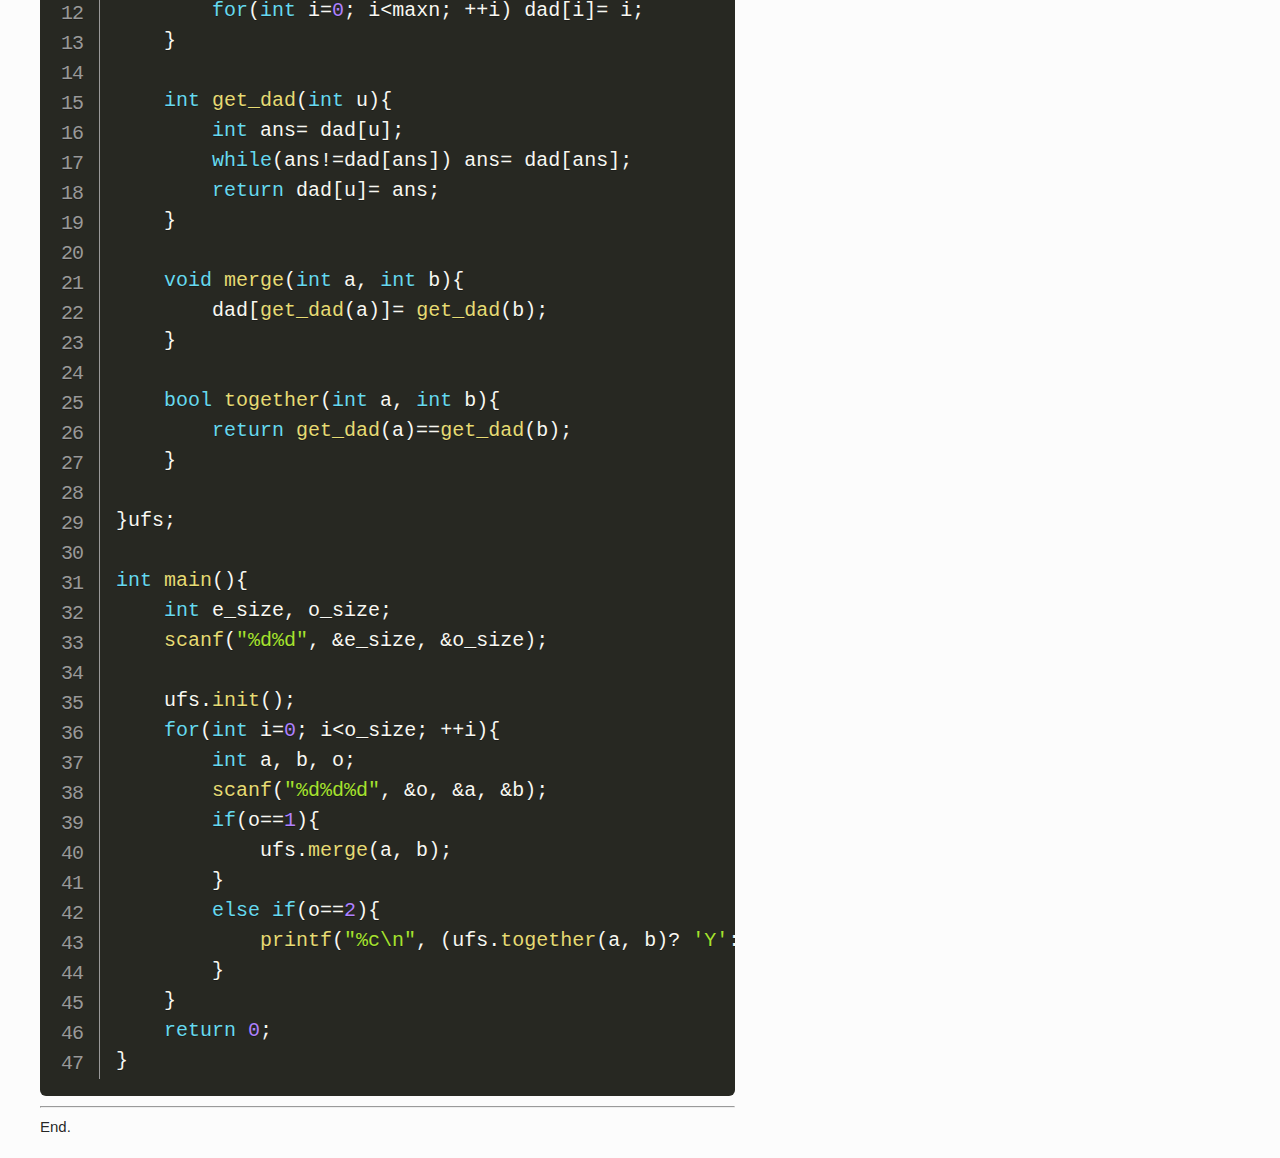
<file: archives/2016-10-23-并查集/article.html>
<!DOCTYPE html>
<html lang="zh-cmn-Hans">
<head>
    <meta charset="utf-8">
    <meta http-equiv="X-UA-Compatible" content="IE=edge,chrome=1">
    <meta name="viewport" content="initial-scale=1, maximum-scale=1, user-scalable=no, width=device-width">
    <meta http-equiv="Cache-Control" content="no-siteapp">
    <meta name="format-detection" content="telephone=no">
    <meta name="format-detection" content="email=no">
    <title>Blog</title>
    <link rel="stylesheet" href="../../css/materialize.min.css" charset="utf-8">
    <link rel="stylesheet" href="../../css/prism.css" charset="utf-8">
    <link rel="stylesheet" href="../../css/article.css" charset="utf-8">
</head>
<body>
<header class="blue darken-2 white-text z-depth-1">
    <a id="home" class="white-text" href="../../index.html">Zhaosiyi's Blog</a>
</header>
<div id="main" class="row">
<div id="content" class="col m7 s12">
    <h1 id="main-title">并查集</h1>
    <div>
        <span>创建日期：2016-10-23</span>
    </div>
    <div class="heading-high scrollspy"><h2>简介</h1><div class="divider"></div></div>
<p>并查集（Union Find Set）用于不相交集合的查询与合并。</p>
<p>它只有 2 个操作：</p>
<ul>
<li><p>查询两个元素是否在同一集合中。</p></li>
<li><p>合并两个元素所在集合。</p></li>
</ul>
<p>使用路径压缩的并查集的平摊复杂度接近 O(1) 。</p>
<div class="heading-high scrollspy"><h2>代码</h1><div class="divider"></div></div>
<pre class="line-numbers"><code class="language-cpp">struct UnionFindSet{
    int dad[maxn];
    void init(){
        for(int i=0; i&lt;maxn; ++i) dad[i]= i;
    }
    int get_dad(int u){
        int ans= dad[u];
        while(ans!=dad[ans]) ans= dad[ans];
        return dad[u]= ans;
    }
    void merge(int a, int b){
        dad[get_dad(a)]= get_dad(b);
    }
    bool together(int a, int b){
        return get_dad(a)==get_dad(b);
    }
};
</code></pre>
<div class="heading-high scrollspy"><h2>其他</h1><div class="divider"></div></div>
程序的测试可以到<a href="https://www.luogu.org/problem/show?pid=3367">这里</a>，下面是该题的完整代码：
<pre class="line-numbers"><code class="language-cpp">#include &lt;cstdio&gt;
#include &lt;vector&gt;
#include &lt;algorithm&gt;
using namespace std;
 
const int maxn= 10005;
 
struct UnionFindSet{
    int dad[maxn];
 
    void init(){
        for(int i=0; i&lt;maxn; ++i) dad[i]= i;
    }
 
    int get_dad(int u){
        int ans= dad[u];
        while(ans!=dad[ans]) ans= dad[ans];
        return dad[u]= ans;
    }
 
    void merge(int a, int b){
        dad[get_dad(a)]= get_dad(b);
    }
 
    bool together(int a, int b){
        return get_dad(a)==get_dad(b);
    }
 
}ufs;
 
int main(){
    int e_size, o_size;
    scanf("%d%d", &amp;e_size, &amp;o_size);
 
    ufs.init();
    for(int i=0; i&lt;o_size; ++i){
        int a, b, o;
        scanf("%d%d%d", &amp;o, &amp;a, &amp;b);
        if(o==1){
            ufs.merge(a, b);
        }
        else if(o==2){
            printf("%c\n", (ufs.together(a, b)? 'Y':'N'));
        }
    }
    return 0;
}
</code></pre>

    <hr>
    <span>End.</span>
</div>
<div id="directory" class="col m5 hide-on-small-only"></div>
</div>
<script src="../../js/jquery-3.0.0.min.js"></script>
<script src="../../js/materialize.min.js"></script>
<script src="../../js/prism.js"></script>
<script src="../../js/article.js"></script>

</body>
</html>
</file>
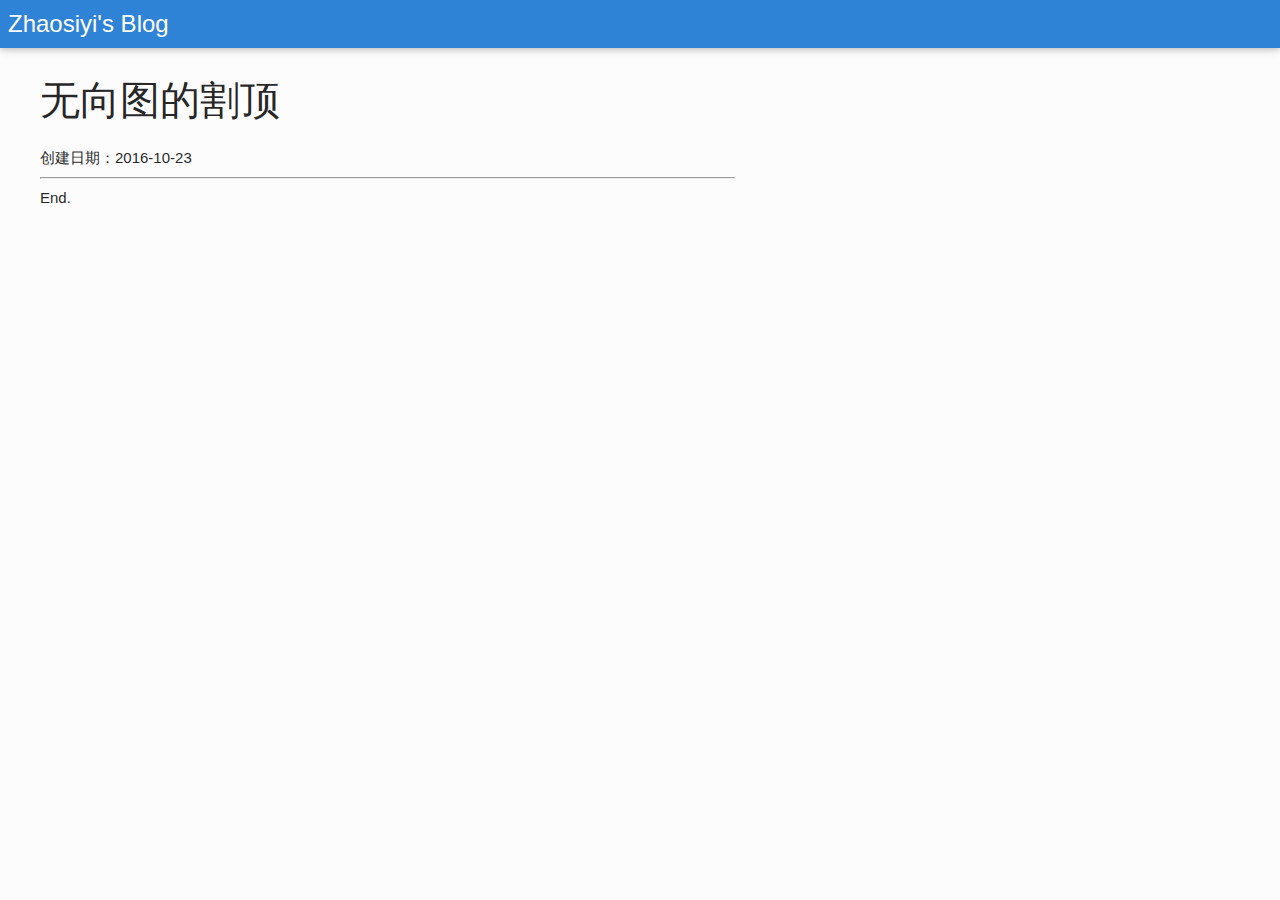
<file: archives/2016-10-23-无向图的割顶/article.html>
<!DOCTYPE html>
<html lang="zh-cmn-Hans">
<head>
    <meta charset="utf-8">
    <meta http-equiv="X-UA-Compatible" content="IE=edge,chrome=1">
    <meta name="viewport" content="initial-scale=1, maximum-scale=1, user-scalable=no, width=device-width">
    <meta http-equiv="Cache-Control" content="no-siteapp">
    <meta name="format-detection" content="telephone=no">
    <meta name="format-detection" content="email=no">
    <title>Blog</title>
    <link rel="stylesheet" href="../../css/materialize.min.css" charset="utf-8">
    <link rel="stylesheet" href="../../css/prism.css" charset="utf-8">
    <link rel="stylesheet" href="../../css/article.css" charset="utf-8">
</head>
<body>
<header class="blue darken-2 white-text z-depth-1">
    <a id="home" class="white-text" href="../../index.html">Zhaosiyi's Blog</a>
</header>
<div id="main" class="row">
<div id="content" class="col m7 s12">
    <h1 id="main-title">无向图的割顶</h1>
    <div>
        <span>创建日期：2016-10-23</span>
    </div>
    

    <hr>
    <span>End.</span>
</div>
<div id="directory" class="col m5 hide-on-small-only"></div>
</div>
<script src="../../js/jquery-3.0.0.min.js"></script>
<script src="../../js/materialize.min.js"></script>
<script src="../../js/prism.js"></script>
<script src="../../js/article.js"></script>

</body>
</html>
</file>
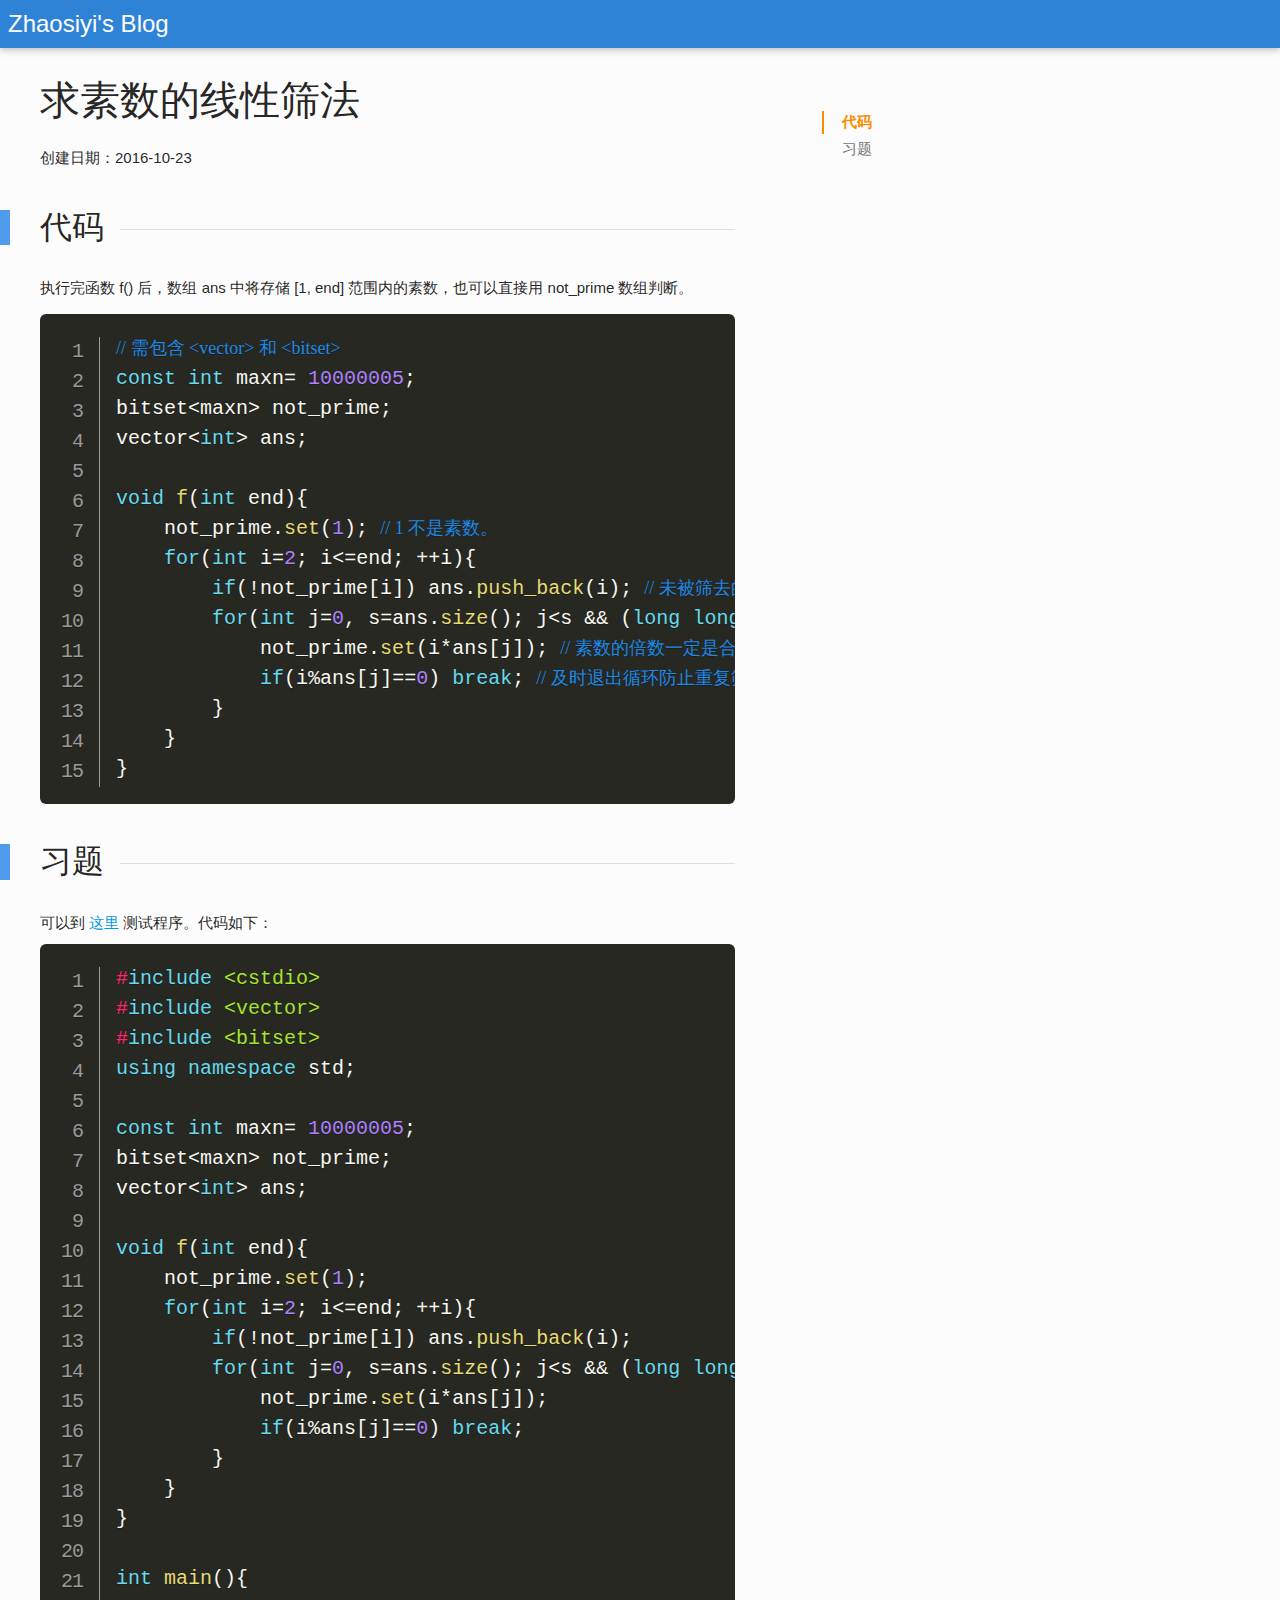
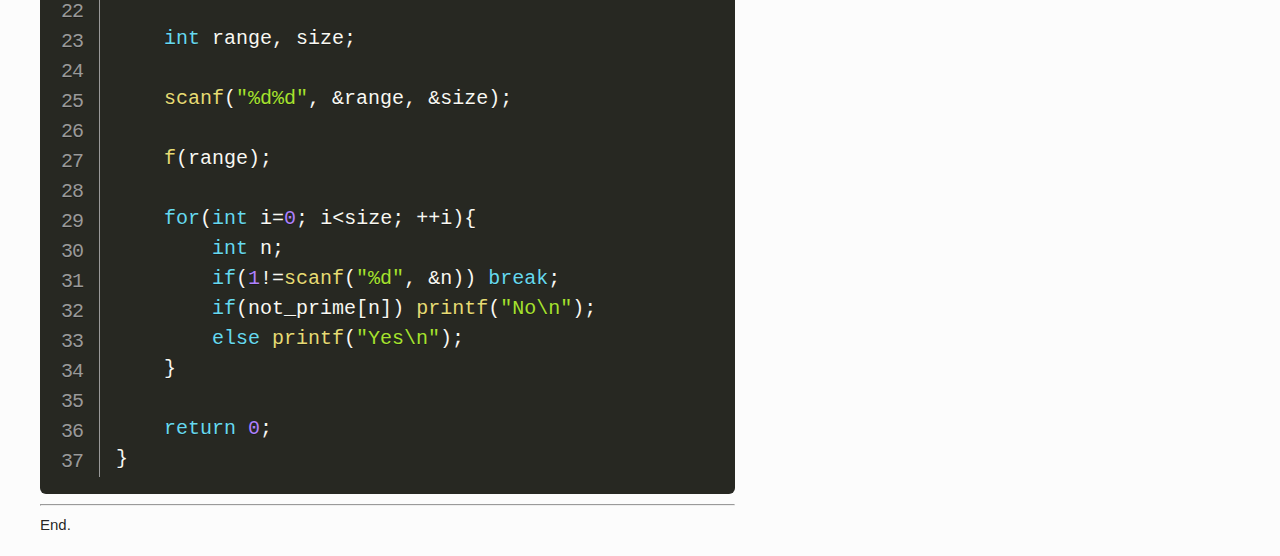
<file: archives/2016-10-23-求素数的线性筛法/article.html>
<!DOCTYPE html>
<html lang="zh-cmn-Hans">
<head>
    <meta charset="utf-8">
    <meta http-equiv="X-UA-Compatible" content="IE=edge,chrome=1">
    <meta name="viewport" content="initial-scale=1, maximum-scale=1, user-scalable=no, width=device-width">
    <meta http-equiv="Cache-Control" content="no-siteapp">
    <meta name="format-detection" content="telephone=no">
    <meta name="format-detection" content="email=no">
    <title>Blog</title>
    <link rel="stylesheet" href="../../css/materialize.min.css" charset="utf-8">
    <link rel="stylesheet" href="../../css/prism.css" charset="utf-8">
    <link rel="stylesheet" href="../../css/article.css" charset="utf-8">
</head>
<body>
<header class="blue darken-2 white-text z-depth-1">
    <a id="home" class="white-text" href="../../index.html">Zhaosiyi's Blog</a>
</header>
<div id="main" class="row">
<div id="content" class="col m7 s12">
    <h1 id="main-title">求素数的线性筛法</h1>
    <div>
        <span>创建日期：2016-10-23</span>
    </div>
    <div class="heading-high scrollspy"><h2>代码</h1><div class="divider"></div></div>
<p>执行完函数 f() 后，数组 ans 中将存储 [1, end] 范围内的素数，也可以直接用 not_prime 数组判断。</p>
<pre class="line-numbers"><code class="language-cpp">// 需包含 &lt;vector&gt; 和 &lt;bitset&gt;
const int maxn= 10000005;
bitset&lt;maxn&gt; not_prime;
vector&lt;int&gt; ans; 
 
void f(int end){
    not_prime.set(1); // 1 不是素数。
    for(int i=2; i&lt;=end; ++i){
        if(!not_prime[i]) ans.push_back(i); // 未被筛去的数一定是素数。
        for(int j=0, s=ans.size(); j&lt;s &amp;&amp; (long long)i*ans[j]&lt;end; ++j){
            not_prime.set(i*ans[j]); // 素数的倍数一定是合数。
            if(i%ans[j]==0) break; // 及时退出循环防止重复筛数。
        }
    }
}
</code></pre>
<div class="heading-high scrollspy"><h2>习题</h1><div class="divider"></div></div>
可以到<a href="https://www.luogu.org/problem/show?pid=3383">这里</a>测试程序。代码如下：
<pre class="line-numbers"><code class="language-cpp">#include &lt;cstdio&gt;
#include &lt;vector&gt;
#include &lt;bitset&gt;
using namespace std;
 
const int maxn= 10000005;
bitset&lt;maxn&gt; not_prime;
vector&lt;int&gt; ans; 
 
void f(int end){
    not_prime.set(1);
    for(int i=2; i&lt;=end; ++i){
        if(!not_prime[i]) ans.push_back(i);
        for(int j=0, s=ans.size(); j&lt;s &amp;&amp; (long long)i*ans[j]&lt;=end; ++j){
            not_prime.set(i*ans[j]);
            if(i%ans[j]==0) break;
        }
    }
}
 
int main(){
 
    int range, size;
 
    scanf("%d%d", &amp;range, &amp;size);
 
    f(range);
 
    for(int i=0; i&lt;size; ++i){
        int n;
        if(1!=scanf("%d", &amp;n)) break;
        if(not_prime[n]) printf("No\n");
        else printf("Yes\n");
    }
 
    return 0;
}
</code></pre>

    <hr>
    <span>End.</span>
</div>
<div id="directory" class="col m5 hide-on-small-only"></div>
</div>
<script src="../../js/jquery-3.0.0.min.js"></script>
<script src="../../js/materialize.min.js"></script>
<script src="../../js/prism.js"></script>
<script src="../../js/article.js"></script>

</body>
</html>
</file>
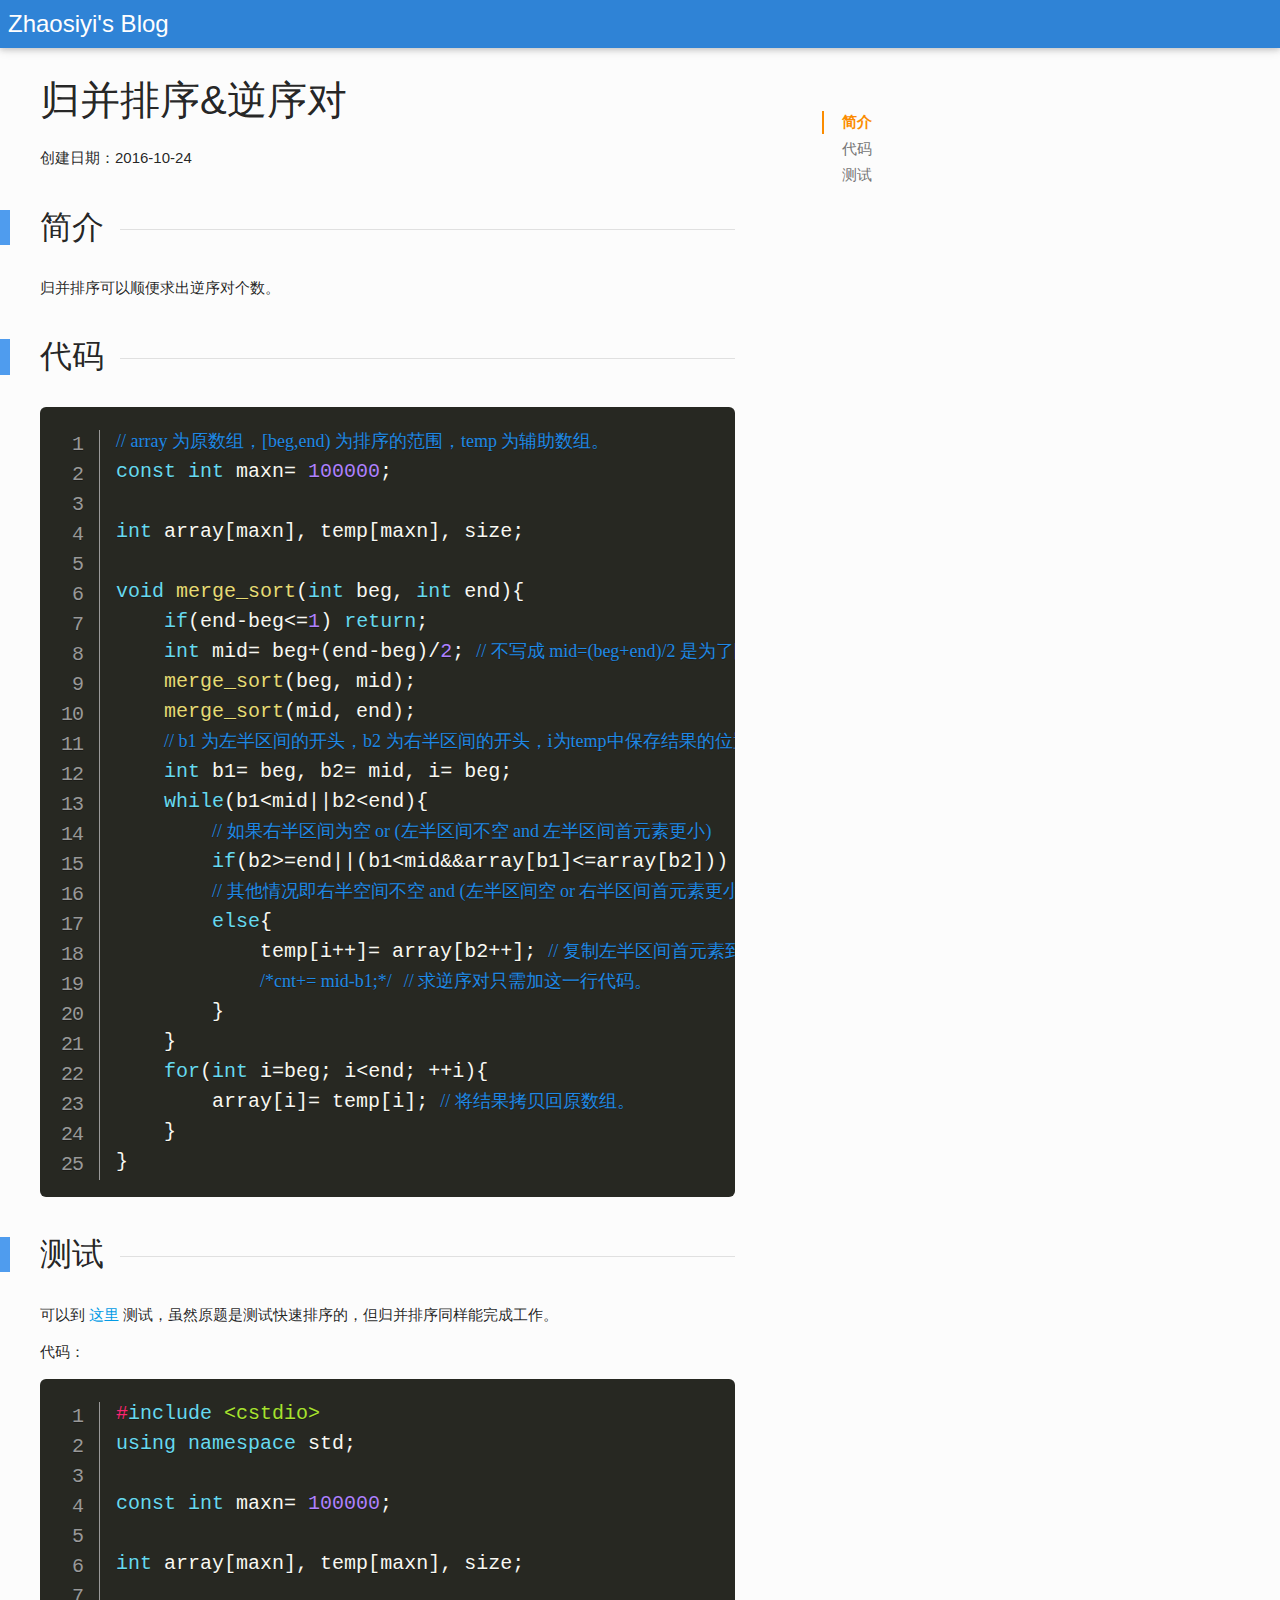
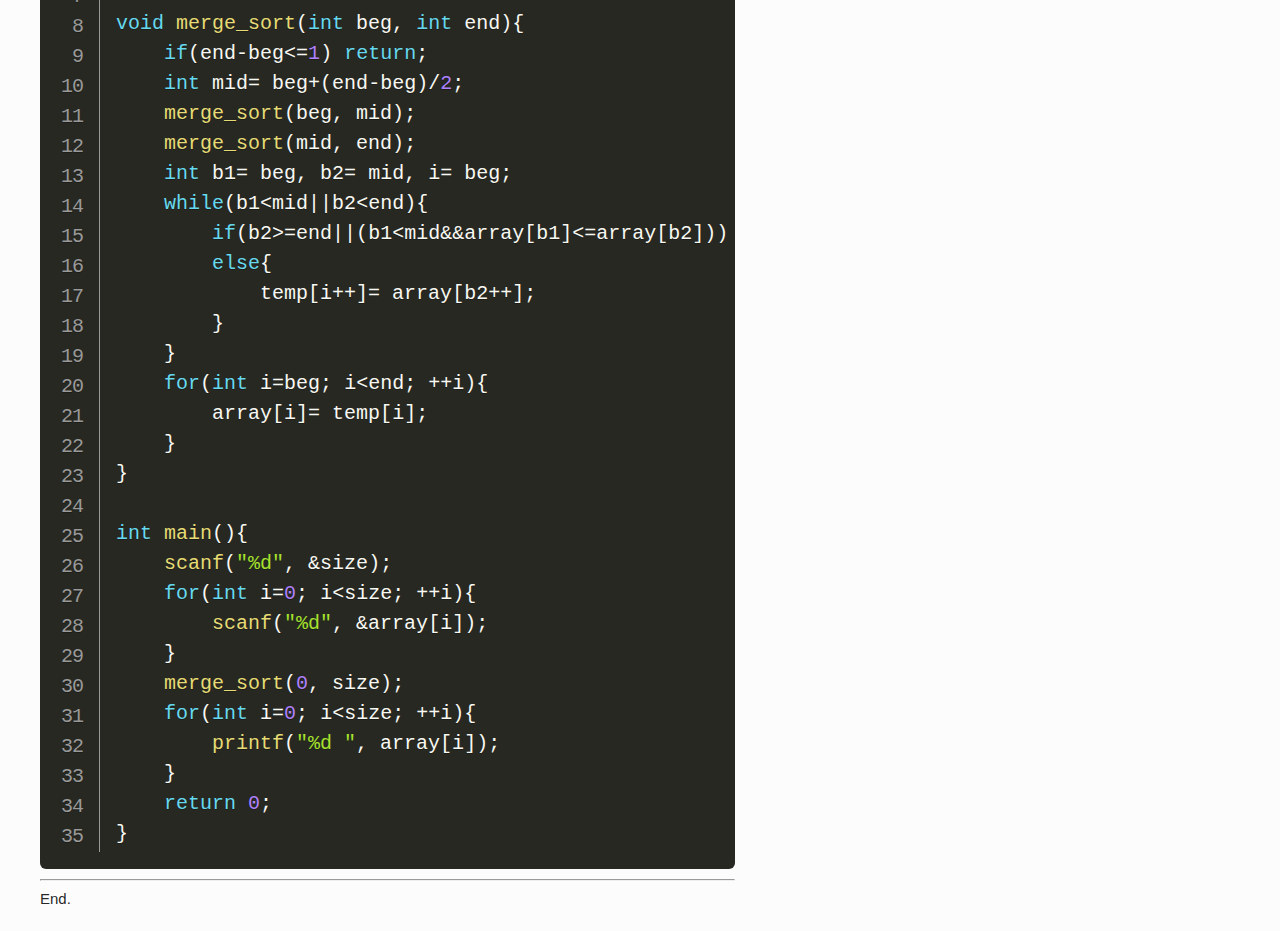
<file: archives/2016-10-24-归并排序&逆序对/article.html>
<!DOCTYPE html>
<html lang="zh-cmn-Hans">
<head>
    <meta charset="utf-8">
    <meta http-equiv="X-UA-Compatible" content="IE=edge,chrome=1">
    <meta name="viewport" content="initial-scale=1, maximum-scale=1, user-scalable=no, width=device-width">
    <meta http-equiv="Cache-Control" content="no-siteapp">
    <meta name="format-detection" content="telephone=no">
    <meta name="format-detection" content="email=no">
    <title>Blog</title>
    <link rel="stylesheet" href="../../css/materialize.min.css" charset="utf-8">
    <link rel="stylesheet" href="../../css/prism.css" charset="utf-8">
    <link rel="stylesheet" href="../../css/article.css" charset="utf-8">
</head>
<body>
<header class="blue darken-2 white-text z-depth-1">
    <a id="home" class="white-text" href="../../index.html">Zhaosiyi's Blog</a>
</header>
<div id="main" class="row">
<div id="content" class="col m7 s12">
    <h1 id="main-title">归并排序&逆序对</h1>
    <div>
        <span>创建日期：2016-10-24</span>
    </div>
    <div class="heading-high scrollspy"><h2>简介</h1><div class="divider"></div></div>
<p>归并排序可以顺便求出逆序对个数。</p>
<div class="heading-high scrollspy"><h2>代码</h1><div class="divider"></div></div>
<pre class="line-numbers"><code class="language-cpp">// array 为原数组，[beg,end) 为排序的范围，temp 为辅助数组。
const int maxn= 100000;
 
int array[maxn], temp[maxn], size;
 
void merge_sort(int beg, int end){
    if(end-beg&lt;=1) return;
    int mid= beg+(end-beg)/2; // 不写成 mid=(beg+end)/2 是为了防止 beg+end 溢出。
    merge_sort(beg, mid);
    merge_sort(mid, end);
    // b1 为左半区间的开头，b2 为右半区间的开头，i为temp中保存结果的位置。
    int b1= beg, b2= mid, i= beg; 
    while(b1&lt;mid||b2&lt;end){
        // 如果右半区间为空 or (左半区间不空 and 左半区间首元素更小)
        if(b2&gt;=end||(b1&lt;mid&amp;&amp;array[b1]&lt;=array[b2])) temp[i++]= array[b1++]; // 复制左半区间首元素到结果。
        // 其他情况即右半空间不空 and (左半区间空 or 右半区间首元素更小)
        else{
            temp[i++]= array[b2++]; // 复制左半区间首元素到结果。
            /*cnt+= mid-b1;*/ // 求逆序对只需加这一行代码。
        }
    }
    for(int i=beg; i&lt;end; ++i){
        array[i]= temp[i]; // 将结果拷贝回原数组。
    }
}
</code></pre>
<div class="heading-high scrollspy"><h2>测试</h1><div class="divider"></div></div>
可以到<a href="https://www.luogu.org/problem/show?pid=1177">这里</a>测试，虽然原题是测试快速排序的，但归并排序同样能完成工作。
<p>代码：</p>
<pre class="line-numbers"><code class="language-cpp">#include &lt;cstdio&gt;
using namespace std;
 
const int maxn= 100000;
 
int array[maxn], temp[maxn], size;
 
void merge_sort(int beg, int end){
    if(end-beg&lt;=1) return;
    int mid= beg+(end-beg)/2;
    merge_sort(beg, mid);
    merge_sort(mid, end);
    int b1= beg, b2= mid, i= beg;
    while(b1&lt;mid||b2&lt;end){
        if(b2&gt;=end||(b1&lt;mid&amp;&amp;array[b1]&lt;=array[b2])) temp[i++]= array[b1++];
        else{
            temp[i++]= array[b2++];
        }
    }
    for(int i=beg; i&lt;end; ++i){
        array[i]= temp[i];
    }
}
 
int main(){
    scanf("%d", &amp;size);
    for(int i=0; i&lt;size; ++i){
        scanf("%d", &amp;array[i]);
    }
    merge_sort(0, size);
    for(int i=0; i&lt;size; ++i){
        printf("%d ", array[i]);
    }
    return 0;
}
</code></pre>

    <hr>
    <span>End.</span>
</div>
<div id="directory" class="col m5 hide-on-small-only"></div>
</div>
<script src="../../js/jquery-3.0.0.min.js"></script>
<script src="../../js/materialize.min.js"></script>
<script src="../../js/prism.js"></script>
<script src="../../js/article.js"></script>

</body>
</html>
</file>
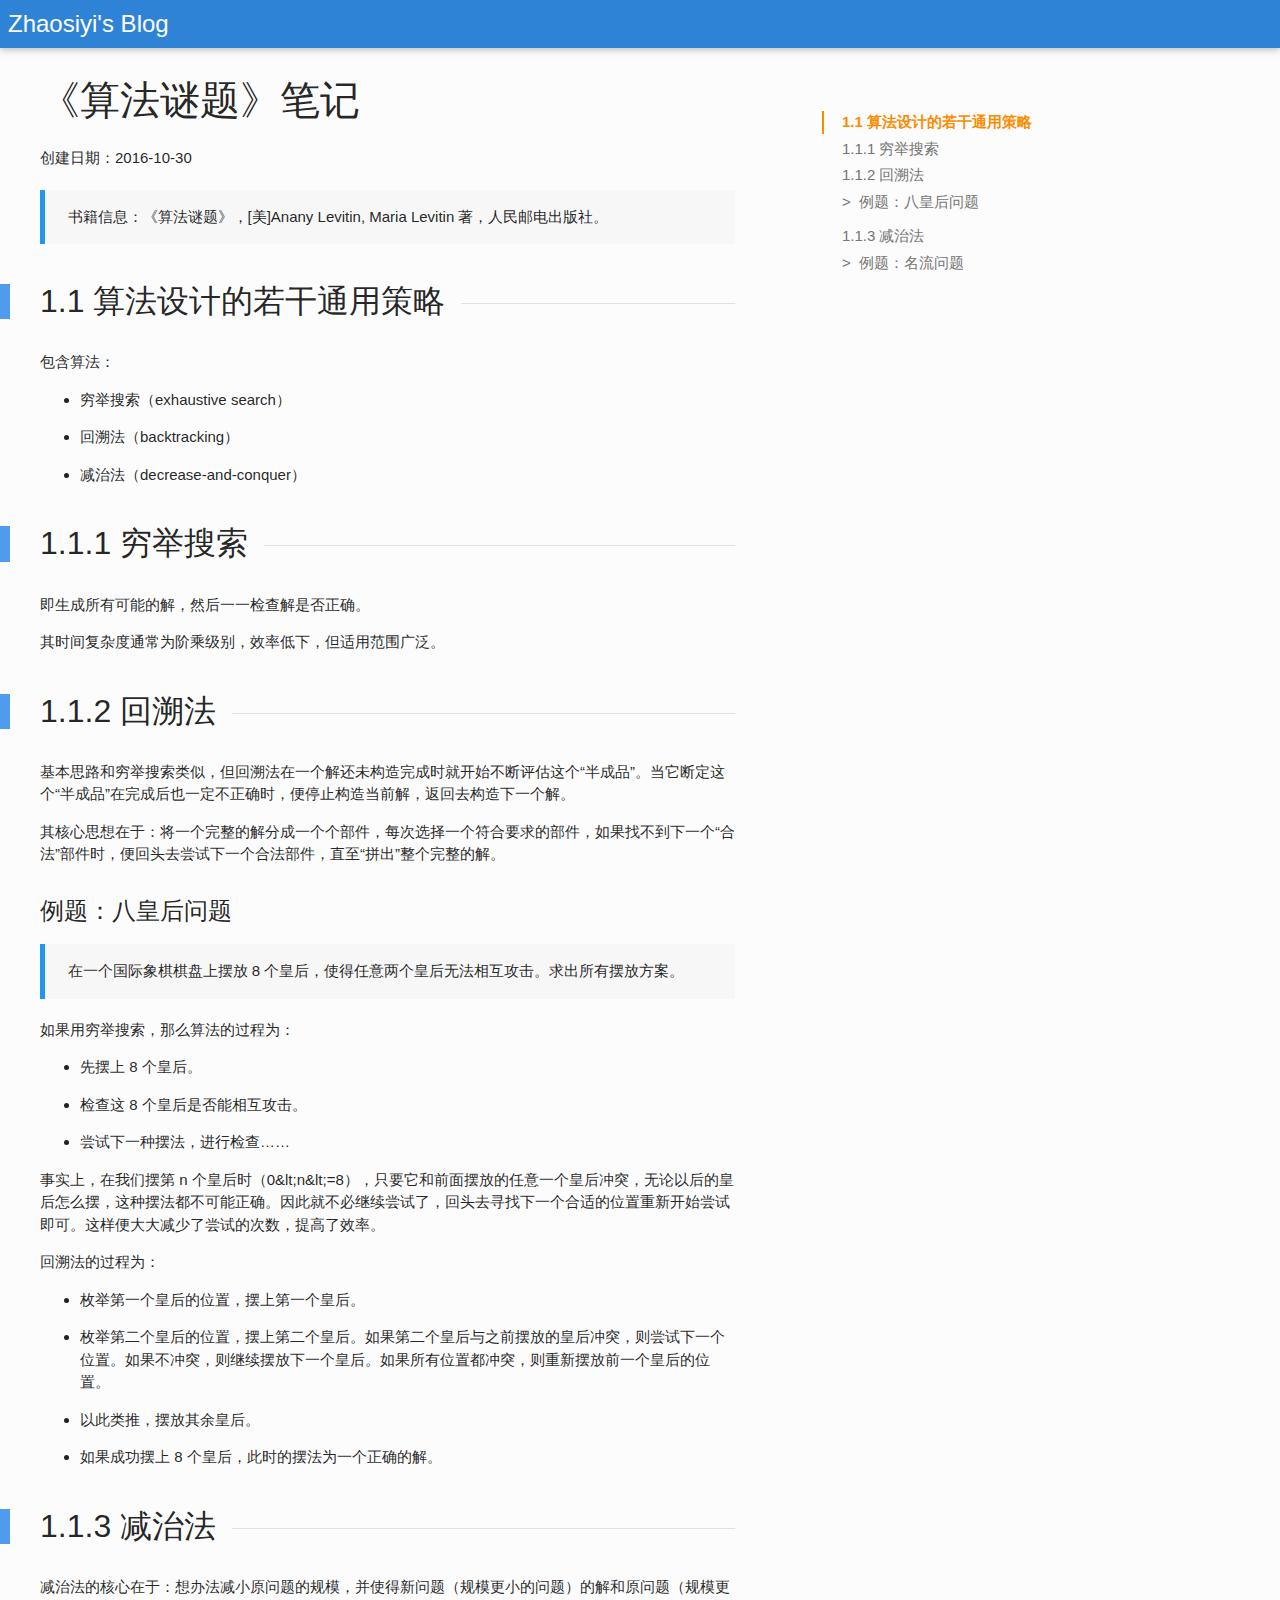
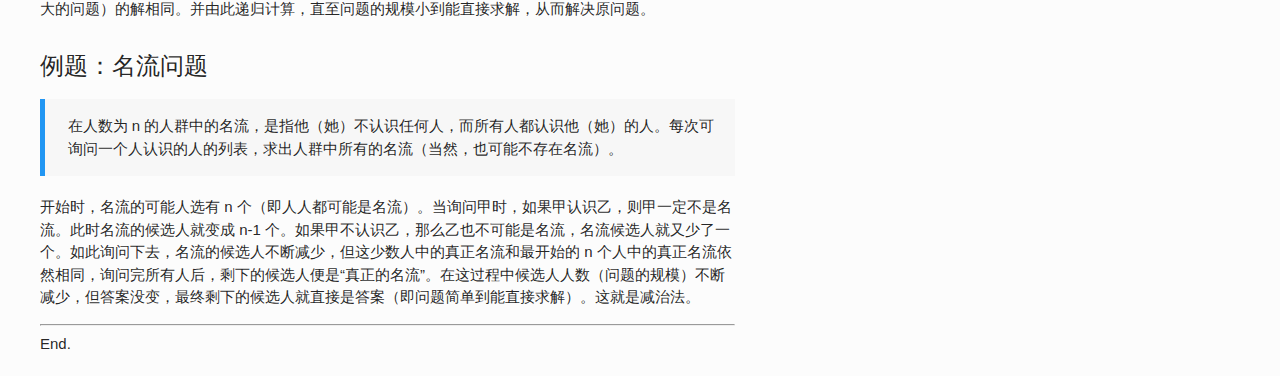
<file: archives/2016-10-30-《算法谜题》笔记/article.html>
<!DOCTYPE html>
<html lang="zh-cmn-Hans">
<head>
    <meta charset="utf-8">
    <meta http-equiv="X-UA-Compatible" content="IE=edge,chrome=1">
    <meta name="viewport" content="initial-scale=1, maximum-scale=1, user-scalable=no, width=device-width, target-densitydpi=device-dpi">
    <meta http-equiv="Cache-Control" content="no-siteapp">
    <meta name="format-detection" content="telephone=no">
    <meta name="format-detection" content="email=no">
    <title>Blog</title>
    <link rel="stylesheet" href="../../css/materialize.min.css" charset="utf-8">
    <link rel="stylesheet" href="../../css/prism.css" charset="utf-8">
    <link rel="stylesheet" href="../../css/article.css" charset="utf-8">
</head>
<body>
<header class="blue darken-2 white-text z-depth-1">
    <a id="home" class="white-text" href="../../index.html">Zhaosiyi's Blog</a>
</header>
<div id="main" class="row">
<div id="content" class="col m7 s12">
    <h1 id="main-title">《算法谜题》笔记</h1>
    <div>
        <span>创建日期：2016-10-30</span>
    </div>
    <blockquote>
<p>书籍信息：《算法谜题》，[美]Anany Levitin, Maria Levitin 著，人民邮电出版社。</p>
</blockquote>
<div class="heading-high scrollspy"><h2>1.1 算法设计的若干通用策略</h1><div class="divider"></div></div>
<p>包含算法：</p>
<ul>
<li><p>穷举搜索（exhaustive search）</p></li>
<li><p>回溯法（backtracking）</p></li>
<li><p>减治法（decrease-and-conquer）</p></li>
</ul>
<div class="heading-high scrollspy"><h2>1.1.1 穷举搜索</h1><div class="divider"></div></div>
<p>即生成所有可能的解，然后一一检查解是否正确。</p>
<p>其时间复杂度通常为阶乘级别，效率低下，但适用范围广泛。</p>
<div class="heading-high scrollspy"><h2>1.1.2 回溯法</h1><div class="divider"></div></div>
<p>基本思路和穷举搜索类似，但回溯法在一个解还未构造完成时就开始不断评估这个“半成品”。当它断定这个“半成品”在完成后也一定不正确时，便停止构造当前解，返回去构造下一个解。</p>
<p>其核心思想在于：将一个完整的解分成一个个部件，每次选择一个符合要求的部件，如果找不到下一个“合法”部件时，便回头去尝试下一个合法部件，直至“拼出”整个完整的解。</p>
<div class="heading-low scrollspy"><h3>例题：八皇后问题</h2></div>
<blockquote>
<p>在一个国际象棋棋盘上摆放 8 个皇后，使得任意两个皇后无法相互攻击。求出所有摆放方案。</p>
</blockquote>
<p>如果用穷举搜索，那么算法的过程为：</p>
<ul>
<li><p>先摆上 8 个皇后。</p></li>
<li><p>检查这 8 个皇后是否能相互攻击。</p></li>
<li><p>尝试下一种摆法，进行检查……</p></li>
</ul>
<p>事实上，在我们摆第 n 个皇后时（0&amp;lt;n&amp;lt;=8），只要它和前面摆放的任意一个皇后冲突，无论以后的皇后怎么摆，这种摆法都不可能正确。因此就不必继续尝试了，回头去寻找下一个合适的位置重新开始尝试即可。这样便大大减少了尝试的次数，提高了效率。</p>
<p>回溯法的过程为：</p>
<ul>
<li><p>枚举第一个皇后的位置，摆上第一个皇后。 </p></li>
<li><p>枚举第二个皇后的位置，摆上第二个皇后。如果第二个皇后与之前摆放的皇后冲突，则尝试下一个位置。如果不冲突，则继续摆放下一个皇后。如果所有位置都冲突，则重新摆放前一个皇后的位置。</p></li>
<li><p>以此类推，摆放其余皇后。</p></li>
<li><p>如果成功摆上 8 个皇后，此时的摆法为一个正确的解。</p></li>
</ul>
<div class="heading-high scrollspy"><h2>1.1.3 减治法</h1><div class="divider"></div></div>
<p>减治法的核心在于：想办法减小原问题的规模，并使得新问题（规模更小的问题）的解和原问题（规模更大的问题）的解相同。并由此递归计算，直至问题的规模小到能直接求解，从而解决原问题。</p>
<div class="heading-low scrollspy"><h3>例题：名流问题</h2></div>
<blockquote>
<p>在人数为 n 的人群中的名流，是指他（她）不认识任何人，而所有人都认识他（她）的人。每次可询问一个人认识的人的列表，求出人群中所有的名流（当然，也可能不存在名流）。</p>
</blockquote>
<p>开始时，名流的可能人选有 n 个（即人人都可能是名流）。当询问甲时，如果甲认识乙，则甲一定不是名流。此时名流的候选人就变成 n-1 个。如果甲不认识乙，那么乙也不可能是名流，名流候选人就又少了一个。如此询问下去，名流的候选人不断减少，但这少数人中的真正名流和最开始的 n 个人中的真正名流依然相同，询问完所有人后，剩下的候选人便是“真正的名流”。在这过程中候选人人数（问题的规模）不断减少，但答案没变，最终剩下的候选人就直接是答案（即问题简单到能直接求解）。这就是减治法。</p>

    <hr>
    <span>End.</span>
</div>
<div id="directory" class="col m5 hide-on-small-only"></div>
</div>
<script src="../../js/jquery-3.0.0.min.js"></script>
<script src="../../js/materialize.min.js"></script>
<script src="../../js/prism.js"></script>
<script src="../../js/article.js"></script>

</body>
</html>
</file>
<file: css/index.css>
::selection {
    background-color: #D4ECFF;
}

html{
   font-family: 'Segoe UI', 'WenQuanYi Micro Hei', 'WenQuanYi Micro Hei Mono', 'Microsoft Yahei', 'Microsoft Yahei Mono', 微软雅黑, sans-serif !important;
   -webkit-font-smoothing: antialiased;
}

body{
    margin: 0;
    padding: 0;
    background-color: #eeeeee;
}

header{
    height: 48px;
    opacity: 0.9;
    margin-bottom: 16px;
}

#home{
    display: inline-block;
    height: 100%;
    line-height: 48px;
    margin-left: 8px;
    font-size: 24px;
    font-weight: 300;
}

.long-card{
    display: block;
    width: 100%;
    background-color: #FDFDFD;
    padding: 12px;
    margin-bottom: 12px;
    font-size: 18px;
    color: rgba(0,0,0,0.87);
}
</file>
<file: css/prism.css>
/* http://prismjs.com/download.html?themes=prism-okaidia&languages=clike+c+cpp&plugins=line-numbers */
/**
 * okaidia theme for JavaScript, CSS and HTML
 * Loosely based on Monokai textmate theme by http://www.monokai.nl/
 * @author ocodia
 */

code[class*="language-"],
pre[class*="language-"] {
	color: #f8f8f2;
	background: none;
	text-shadow: 0 1px rgba(0, 0, 0, 0.3);
	font-family: Consolas, Monaco, 'Andale Mono', 'Ubuntu Mono', monospace;
	text-align: left;
	white-space: pre;
	word-spacing: normal;
	word-break: normal;
	word-wrap: normal;
	line-height: 1.5;

	-moz-tab-size: 4;
	-o-tab-size: 4;
	tab-size: 4;

	-webkit-hyphens: none;
	-moz-hyphens: none;
	-ms-hyphens: none;
	hyphens: none;
}

/* Code blocks */
pre[class*="language-"] {
	padding: 1em;
	margin: .5em 0;
	overflow: auto;
	border-radius: 0.3em;
}

:not(pre) > code[class*="language-"],
pre[class*="language-"] {
	background: #272822;
}

/* Inline code */
:not(pre) > code[class*="language-"] {
	padding: .1em;
	border-radius: .3em;
	white-space: normal;
}

.token.comment,
.token.prolog,
.token.doctype,
.token.cdata {
	color: slategray;
}

.token.punctuation {
	color: #f8f8f2;
}

.namespace {
	opacity: .7;
}

.token.property,
.token.tag,
.token.constant,
.token.symbol,
.token.deleted {
	color: #f92672;
}

.token.boolean,
.token.number {
	color: #ae81ff;
}

.token.selector,
.token.attr-name,
.token.string,
.token.char,
.token.builtin,
.token.inserted {
	color: #a6e22e;
}

.token.operator,
.token.entity,
.token.url,
.language-css .token.string,
.style .token.string,
.token.variable {
	color: #f8f8f2;
}

.token.atrule,
.token.attr-value,
.token.function {
	color: #e6db74;
}

.token.keyword {
	color: #66d9ef;
}

.token.regex,
.token.important {
	color: #fd971f;
}

.token.important,
.token.bold {
	font-weight: bold;
}
.token.italic {
	font-style: italic;
}

.token.entity {
	cursor: help;
}

pre.line-numbers {
	position: relative;
	padding-left: 3.8em;
	counter-reset: linenumber;
}

pre.line-numbers > code {
	position: relative;
}

.line-numbers .line-numbers-rows {
	position: absolute;
	pointer-events: none;
	top: 0;
	font-size: 100%;
	left: -3.8em;
	width: 3em; /* works for line-numbers below 1000 lines */
	letter-spacing: -1px;
	border-right: 1px solid #999;

	-webkit-user-select: none;
	-moz-user-select: none;
	-ms-user-select: none;
	user-select: none;

}

	.line-numbers-rows > span {
		pointer-events: none;
		display: block;
		counter-increment: linenumber;
	}

		.line-numbers-rows > span:before {
			content: counter(linenumber);
			color: #999;
			display: block;
			padding-right: 0.8em;
			text-align: right;
		}
</file>
<file: css/article.css>
::selection {
    background-color: #D4ECFF;
}

html{
    font-family:  dashicons, 'Segoe UI', 'WenQuanYi Micro Hei', 'WenQuanYi Micro Hei Mono', 'Microsoft Yahei', 'Microsoft Yahei Mono', 微软雅黑, sans-serif !important;
    -webkit-font-smoothing: antialiased; 
}

body{
    margin: 0;
    padding: 0;
    background-color: #FCFCFC;
}

header{
    height: 48px;
    opacity: 0.9;
    margin-bottom: 16px;
}

#home{
    display: inline-block;
    height: 100%;
    line-height: 48px;
    margin-left: 8px;
    font-size: 24px;
    font-weight: 300;
}

#content{
    position: relative;
    padding-left: 40px;
}

@media (max-width: 979px){
    #content{
        padding-left: 16px;
    }
}

blockquote{
    padding-top: 1px;
    padding-bottom: 1px;
    padding-right: 16px;
    border-left-color: #2196F3;
    background-color: #f7f7f7;
}

h1{
    font-size: 40px;
    display: block;
    font-weight: normal;
    margin-top: 0;
}

@media (max-width: 979px){
    h1{
        font-size: 32px;
    }    
}

.heading-high{
    position: relative;
    width: calc(100% + 40px);
    left: -40px;
    display: flex;
    padding-left: 30px;
    flex-wrap: nowrap;
    border-left: 10px solid #4F9CEE;
    justify-content: space-between;
    margin-top: 40px;
    margin-bottom: 32px;
}

@media (max-width: 979px){
    .heading-high{
        width: calc(100% + 16px);
        left: -16px;
        padding-left: 10px;
        border-left-width: 6px;
    }
}

.heading-low{
    position: relative;
    display: flex;
    flex-wrap: nowrap;
    justify-content: space-between;
    margin-top: 32px;
    margin-bottom: 16px;
}

.heading-high>h2{
    display: inline-block;
    margin: 0;
    flex-grow: 0; 
    font-size: 32px;      
}

.heading-low>h3,.heading-low>h4{
    display: inline-block;
    margin: 0;
    flex-grow: 0; 
    font-size: 24px;
}

.heading-high>.divider{
    position: relative;
    top: 19px;
    flex-grow: 2;
    margin-left: 16px;
}

@media (max-width: 979px){
    .heading-high>h2{
        font-size: 24px;
    }

    .heading-low>h3, .heading-low>h4{
        font-size: 20px;
    }

    .heading-high>.divider{
        top: 16px;
        margin-left: 8px;
    }
}


#content ul{
    list-style-position: outside;
    list-style-type: disc;
}

#content ul>li{
    list-style-type: disc;
}

#content>img{
    max-width: 100%;
    height: auto;
    display: inline-block;
}

footer{
    display: block;
    margin-top: 30px;
}

footer>div{
    padding: 5px;
}

.img-box{
    display: block;
    width: 100%;
}

.img-box>img{
    display: block;
    max-width: 100%;
    margin: 0 auto;
}

header{
    margin-bottom: 30px;
}

#directory>ul{
    margin-left: 40px;
    padding-left: 0;
    padding-left: 24px;
    padding-top: 16px;
    overflow-y: auto;
}

#directory>ul>li{
    list-style-type: none;
}

#directory>ul>li>a{
    border-left-color: #fb8c00; 
}

#directory>ul>li>a.active{
    border-left-color: #fb8c00;
    color: #fb8c00;
    font-weight: bolder;
}

.dir-H3+.dir-H2{
    margin-top: 8px;
}

.dir-H2+.dir-H3{
    margin-top: 0px;
}

.dir-H3>a{
    white-space: pre-wrap;     
}

.dir-H3>a::before, .dir-H4>a::before{
    content: ">  ";
}

.language-text{
    font-size: 18px;
    font-family: SimHei !important;
}

@media (max-width: 979px){
    .language-text{
        font-size: 14px;
    }
}

pre{
    font-size: 20px;
    font-weight: 400;
}

pre .comment{
    font-family: SimHei !important;
    font-weight: 500;
    font-size: 18px;
    color: #1e88e5 !important;
}

@media (max-width: 979px){
    pre{
        font-size: 14px;
    }

    pre .comment{
        font-size: 14px;
    }
}

a::before, a::after{
    content: " ";
}
</file>
